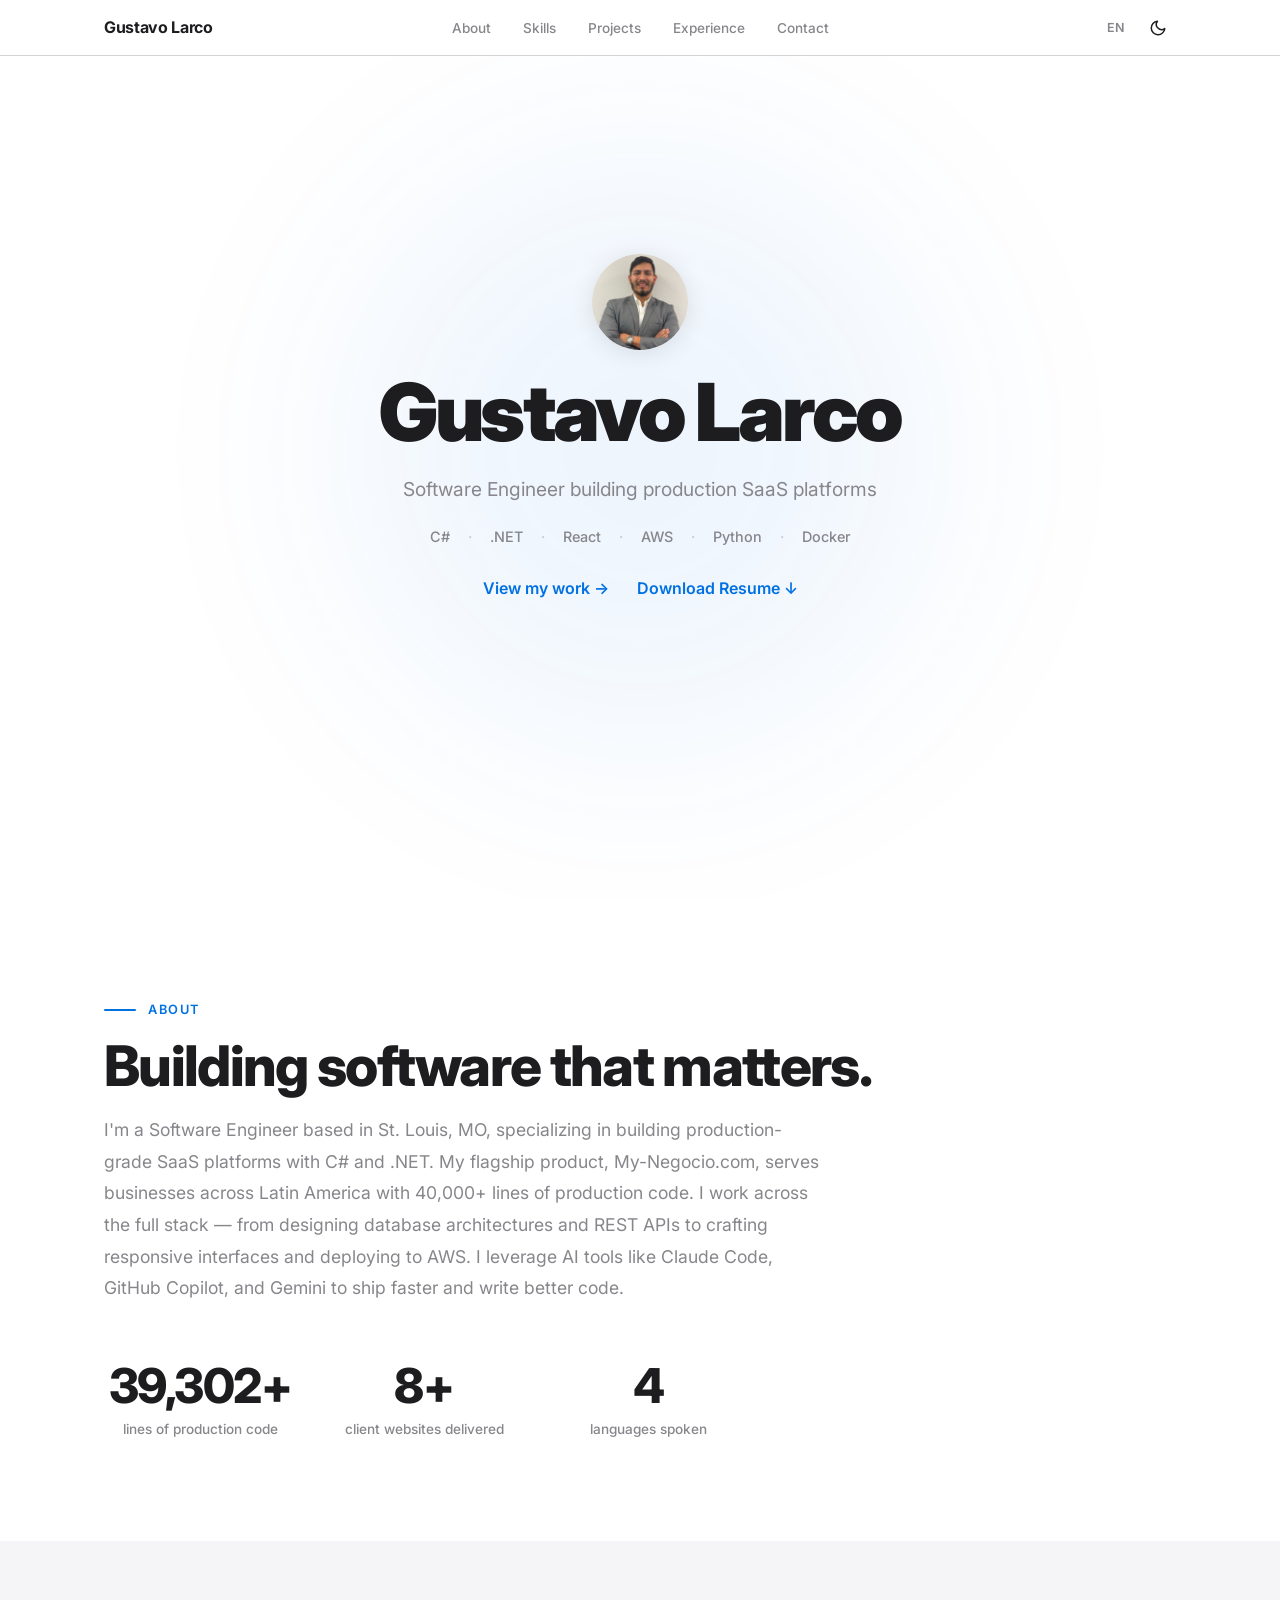
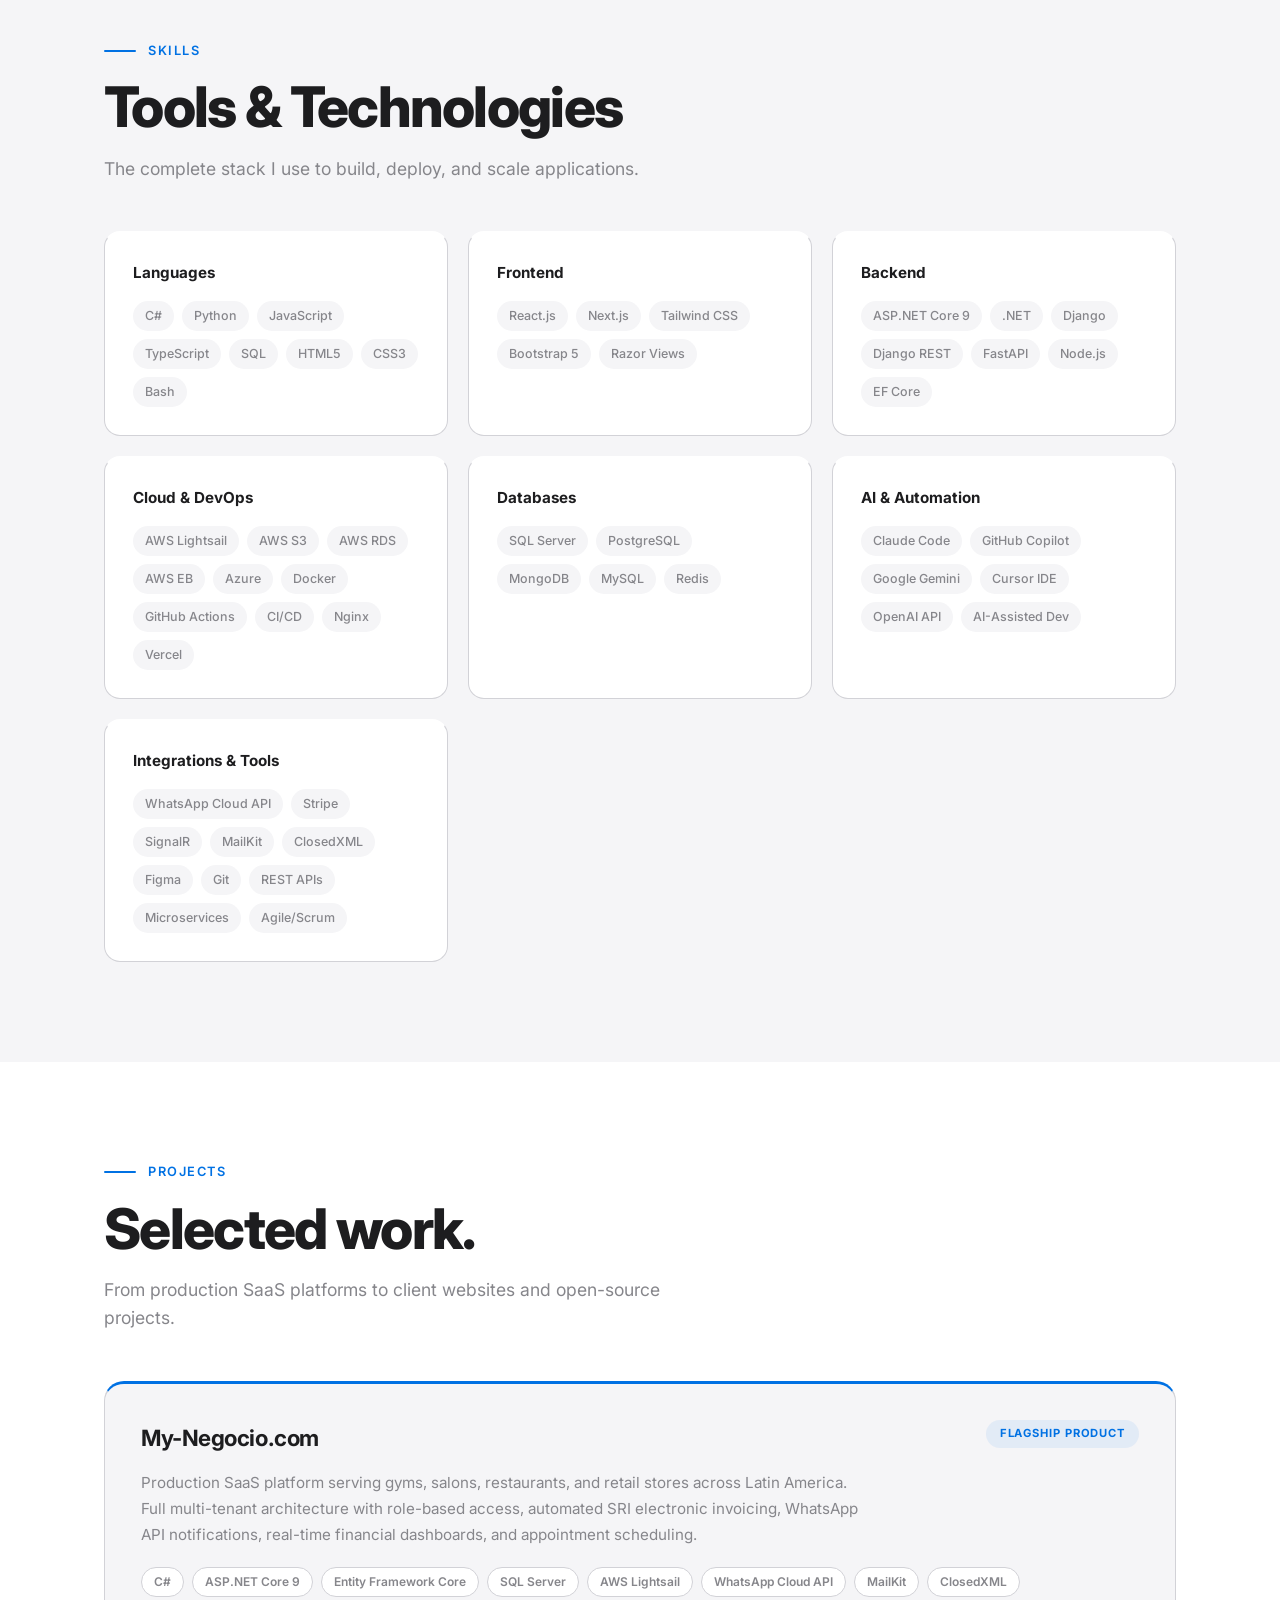
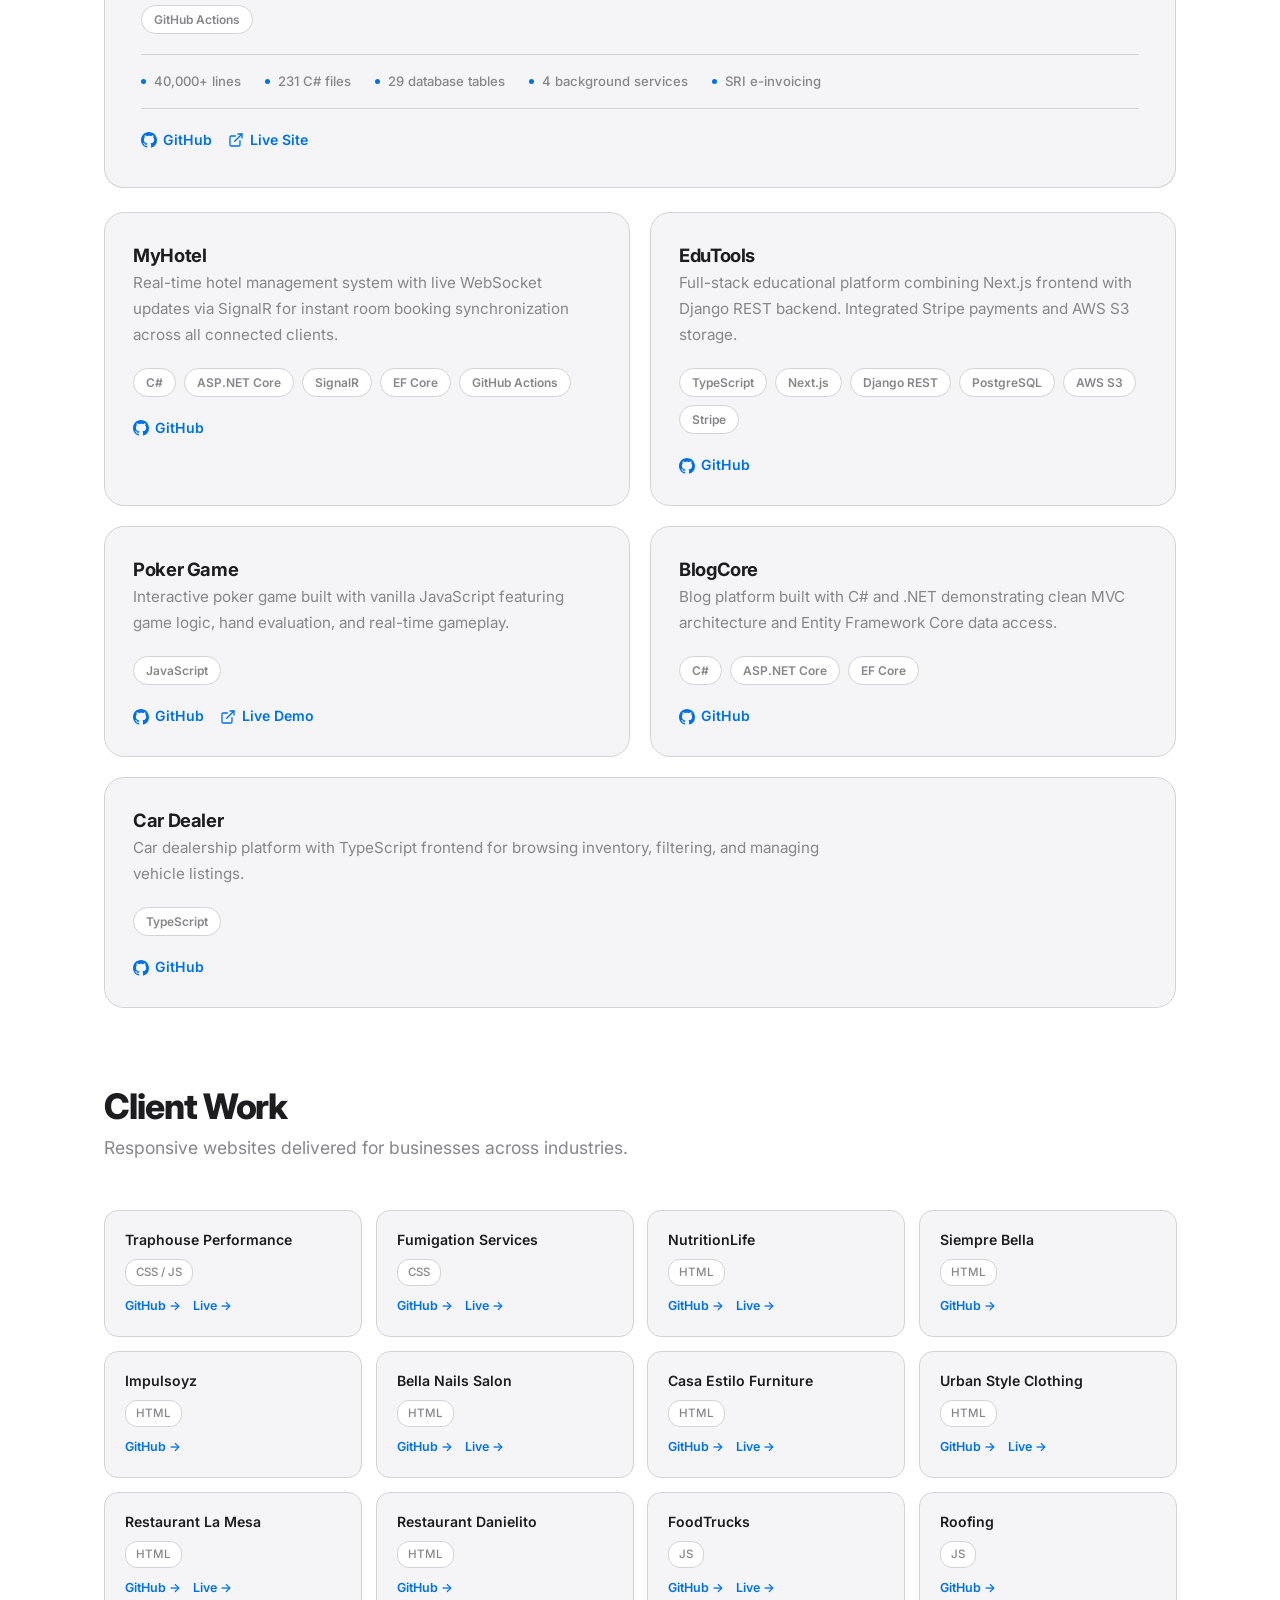
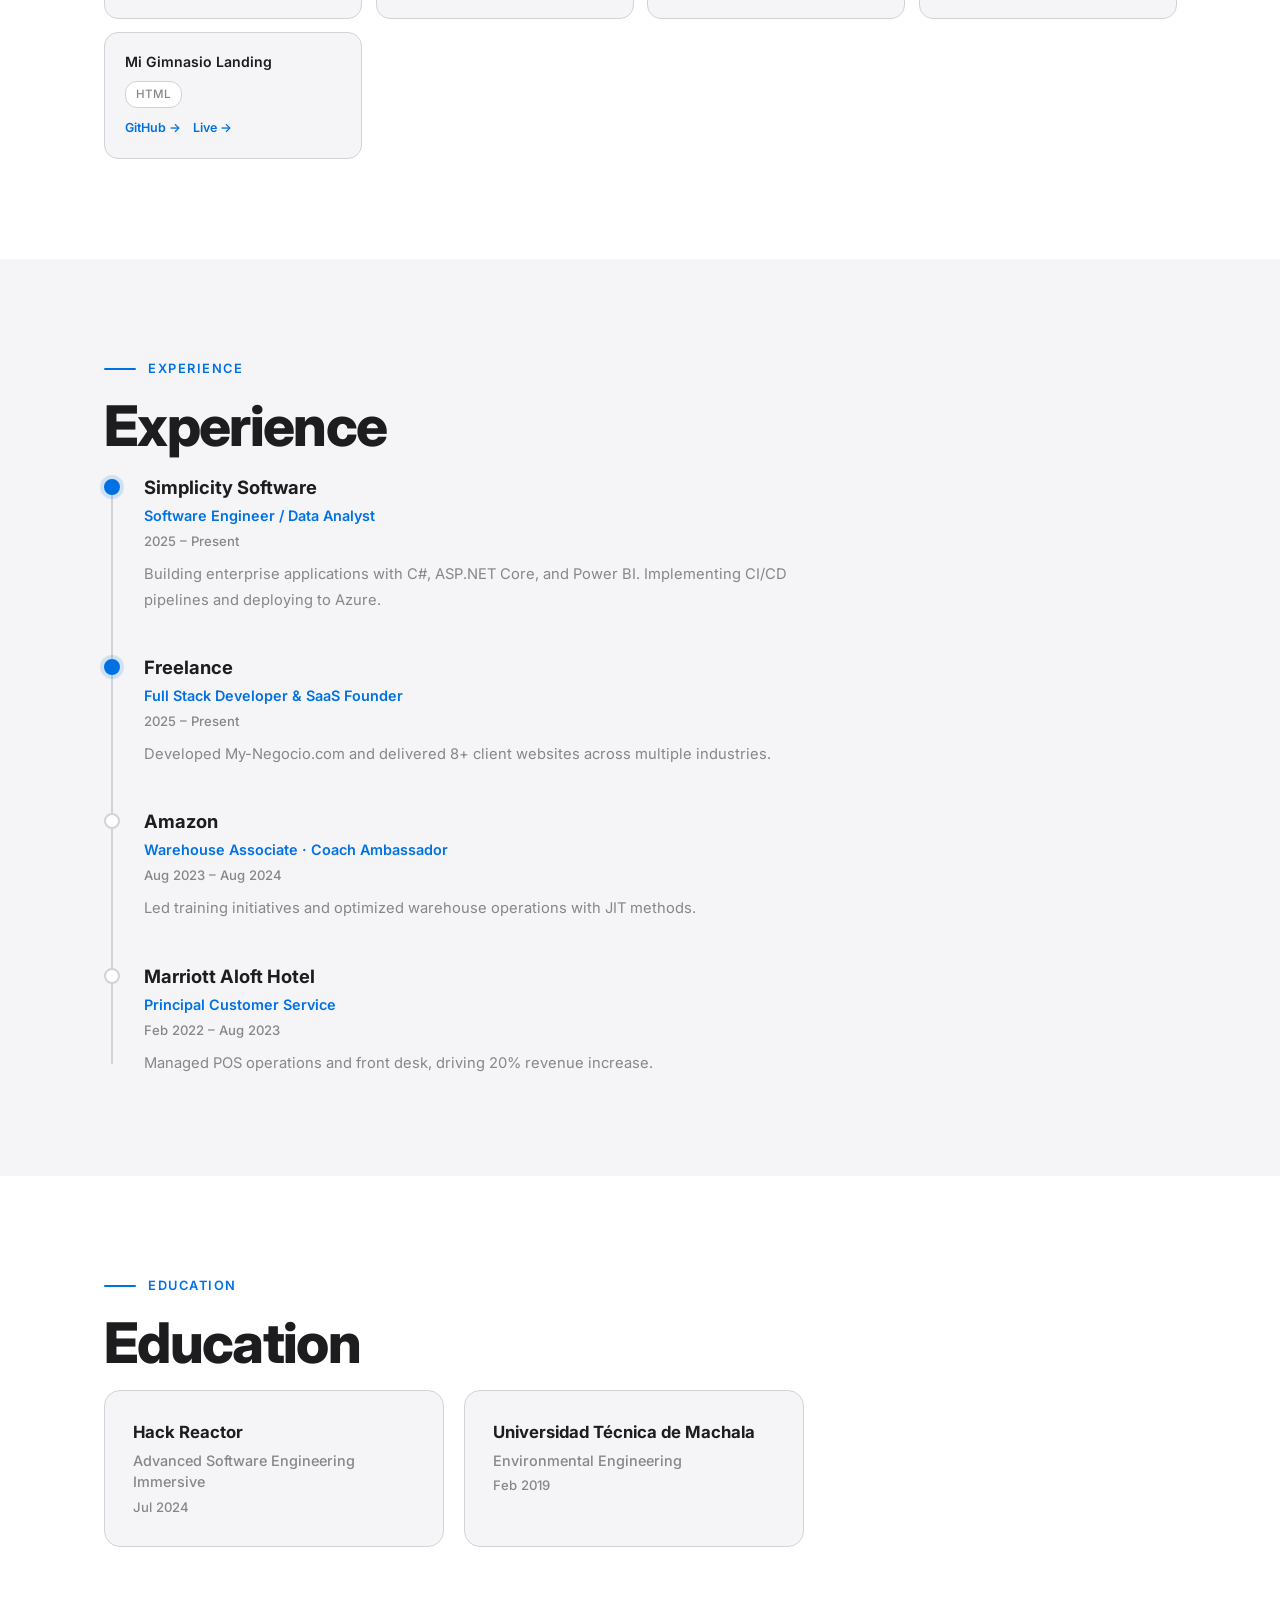
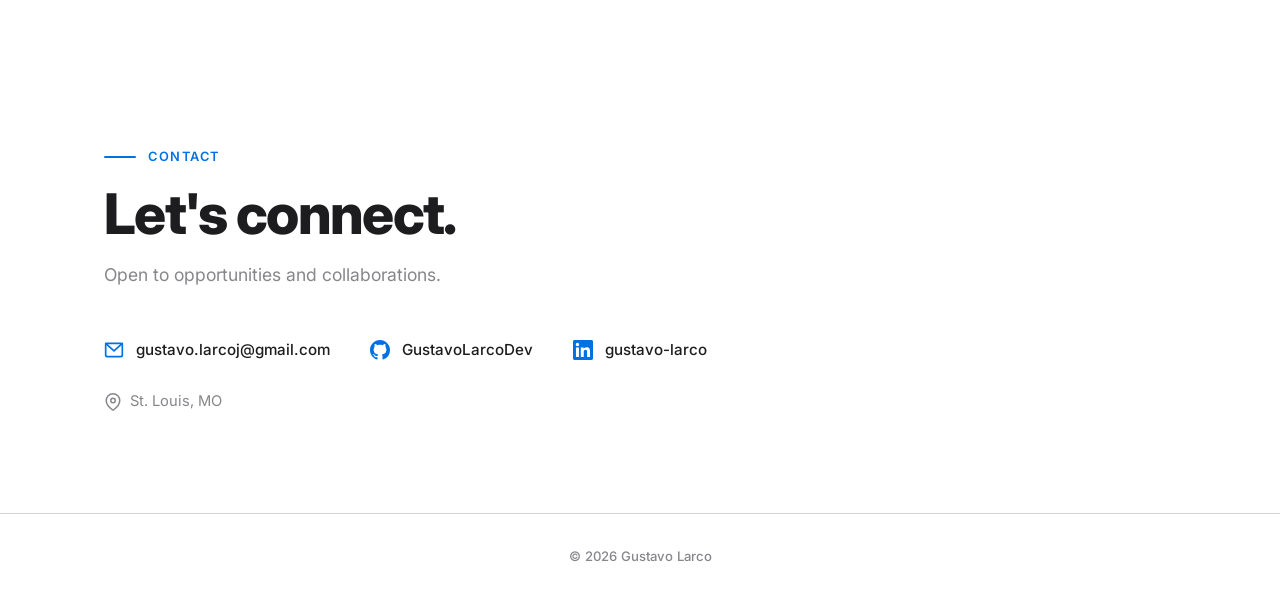
<file: index.html>
<!DOCTYPE html>
<html lang="en" data-theme="light">
<head>
<meta charset="UTF-8">
<meta name="viewport" content="width=device-width, initial-scale=1.0">
<title>Gustavo Larco — Software Engineer</title>
<meta name="description" content="Gustavo Larco — Software Engineer building production SaaS platforms with C#, .NET, React, AWS, Python, and Docker.">
<meta name="author" content="Gustavo Larco">
<link rel="icon" href="/favicon.ico">
<link rel="preconnect" href="https://fonts.googleapis.com">
<link rel="preconnect" href="https://fonts.gstatic.com" crossorigin>
<link href="https://fonts.googleapis.com/css2?family=Inter:wght@300;400;500;600;700;800;900&display=swap" rel="stylesheet">
<style>
/* ============================================
   CSS CUSTOM PROPERTIES
   ============================================ */
:root {
  --bg: #ffffff;
  --surface: #f5f5f7;
  --text: #1d1d1f;
  --secondary: #86868b;
  --accent: #0071e3;
  --border: #d2d2d7;
  --font: 'Inter', -apple-system, BlinkMacSystemFont, 'Segoe UI', Roboto, sans-serif;
  --ease-spring: cubic-bezier(0.16, 1, 0.3, 1);
  --transition-theme: 0.3s ease;
  --nav-height: 56px;
  --max-width: 1120px;
}

[data-theme="dark"] {
  --bg: #000000;
  --surface: #1d1d1f;
  --text: #f5f5f7;
  --secondary: #86868b;
  --accent: #2997ff;
  --border: #424245;
}

/* ============================================
   RESET & BASE
   ============================================ */
*, *::before, *::after {
  margin: 0;
  padding: 0;
  box-sizing: border-box;
}

html {
  scroll-behavior: smooth;
  -webkit-text-size-adjust: 100%;
}

body {
  font-family: var(--font);
  background: var(--bg);
  color: var(--text);
  line-height: 1.6;
  transition: background var(--transition-theme), color var(--transition-theme);
  overflow-x: hidden;
  opacity: 0;
  animation: pageLoad 0.4s ease forwards;
}

@keyframes pageLoad {
  to { opacity: 1; }
}

a {
  color: inherit;
  text-decoration: none;
}

img {
  max-width: 100%;
  display: block;
}

button {
  font-family: inherit;
  border: none;
  background: none;
  cursor: pointer;
  color: inherit;
}

::selection {
  background: var(--accent);
  color: #fff;
}

/* ============================================
   UTILITY
   ============================================ */
.container {
  max-width: var(--max-width);
  margin: 0 auto;
  padding: 0 24px;
}

.section-label {
  display: flex;
  align-items: center;
  gap: 12px;
  font-size: 0.8rem;
  font-weight: 600;
  letter-spacing: 0.12em;
  text-transform: uppercase;
  color: var(--accent);
  margin-bottom: 16px;
}

.section-label::before {
  content: '';
  width: 32px;
  height: 2px;
  background: var(--accent);
  border-radius: 2px;
}

.section-title {
  font-size: clamp(2rem, 5vw, 3.5rem);
  font-weight: 800;
  letter-spacing: -0.03em;
  line-height: 1.1;
  margin-bottom: 16px;
  color: var(--text);
}

.section-subtitle {
  font-size: 1.1rem;
  color: var(--secondary);
  line-height: 1.6;
  max-width: 600px;
  margin-bottom: 48px;
}

section {
  padding: 100px 0;
}

/* ============================================
   SCROLL REVEAL ANIMATIONS
   ============================================ */
.reveal {
  opacity: 0;
  transform: translateY(40px);
  transition: opacity 0.8s var(--ease-spring), transform 0.8s var(--ease-spring);
  will-change: opacity, transform;
}

.reveal.visible {
  opacity: 1;
  transform: translateY(0);
}

.reveal-left {
  opacity: 0;
  transform: translateX(-60px);
  transition: opacity 0.8s var(--ease-spring), transform 0.8s var(--ease-spring);
  will-change: opacity, transform;
}

.reveal-left.visible {
  opacity: 1;
  transform: translateX(0);
}

.reveal-scale {
  opacity: 0;
  transform: scale(0.92);
  transition: opacity 0.6s var(--ease-spring), transform 0.6s var(--ease-spring);
  will-change: opacity, transform;
}

.reveal-scale.visible {
  opacity: 1;
  transform: scale(1);
}

/* ============================================
   NAVBAR
   ============================================ */
.navbar {
  position: fixed;
  top: 0;
  left: 0;
  right: 0;
  z-index: 1000;
  height: var(--nav-height);
  background: rgba(255, 255, 255, 0.72);
  backdrop-filter: blur(20px) saturate(180%);
  -webkit-backdrop-filter: blur(20px) saturate(180%);
  border-bottom: 1px solid var(--border);
  transition: transform 0.35s var(--ease-spring), background var(--transition-theme), border-color var(--transition-theme);
}

[data-theme="dark"] .navbar {
  background: rgba(0, 0, 0, 0.72);
}

.navbar.hidden {
  transform: translateY(-100%);
}

.navbar-inner {
  max-width: var(--max-width);
  margin: 0 auto;
  padding: 0 24px;
  height: 100%;
  display: flex;
  align-items: center;
  justify-content: space-between;
}

.nav-logo {
  font-size: 1rem;
  font-weight: 700;
  letter-spacing: -0.02em;
  white-space: nowrap;
  flex-shrink: 0;
}

.nav-center {
  display: flex;
  align-items: center;
  position: absolute;
  left: 50%;
  transform: translateX(-50%);
}

.nav-links {
  display: flex;
  gap: 32px;
  list-style: none;
}

.nav-links a {
  font-size: 0.85rem;
  font-weight: 500;
  color: var(--secondary);
  transition: color 0.2s;
  position: relative;
  padding-bottom: 4px;
}

.nav-links a::after {
  content: '';
  position: absolute;
  bottom: 0;
  left: 0;
  width: 0;
  height: 2px;
  background: var(--accent);
  border-radius: 2px;
  transition: width 0.3s var(--ease-spring);
}

.nav-links a:hover,
.nav-links a.active {
  color: var(--text);
}

.nav-links a.active::after,
.nav-links a:hover::after {
  width: 100%;
}

.nav-actions {
  display: flex;
  align-items: center;
  gap: 6px;
  flex-shrink: 0;
}

.nav-toggle-btn {
  font-size: 0.78rem;
  font-weight: 600;
  padding: 5px 10px;
  border-radius: 8px;
  transition: background 0.2s, color 0.2s;
  color: var(--secondary);
  letter-spacing: 0.02em;
}

.nav-toggle-btn:hover {
  background: var(--surface);
  color: var(--text);
}

.theme-toggle {
  width: 36px;
  height: 36px;
  display: flex;
  align-items: center;
  justify-content: center;
  border-radius: 50%;
  transition: background 0.2s;
}

.theme-toggle:hover {
  background: var(--surface);
}

.theme-toggle svg {
  width: 18px;
  height: 18px;
  transition: transform 0.3s var(--ease-spring);
}

.theme-toggle:hover svg {
  transform: rotate(20deg);
}

.sun-icon { display: none; }
.moon-icon { display: block; }

[data-theme="dark"] .sun-icon { display: block; }
[data-theme="dark"] .moon-icon { display: none; }

/* Hamburger */
.hamburger {
  display: none;
  width: 36px;
  height: 36px;
  flex-direction: column;
  align-items: center;
  justify-content: center;
  gap: 5px;
  cursor: pointer;
  border-radius: 8px;
  transition: background 0.2s;
}

.hamburger:hover {
  background: var(--surface);
}

.hamburger span {
  display: block;
  width: 18px;
  height: 2px;
  background: var(--text);
  border-radius: 2px;
  transition: transform 0.3s var(--ease-spring), opacity 0.2s;
}

.hamburger.open span:nth-child(1) {
  transform: translateY(7px) rotate(45deg);
}

.hamburger.open span:nth-child(2) {
  opacity: 0;
}

.hamburger.open span:nth-child(3) {
  transform: translateY(-7px) rotate(-45deg);
}

/* Mobile menu */
.mobile-menu {
  display: none;
  position: fixed;
  top: var(--nav-height);
  left: 0;
  right: 0;
  background: rgba(255, 255, 255, 0.96);
  backdrop-filter: blur(20px) saturate(180%);
  -webkit-backdrop-filter: blur(20px) saturate(180%);
  border-bottom: 1px solid var(--border);
  padding: 16px 24px;
  transform: translateY(-10px);
  opacity: 0;
  pointer-events: none;
  transition: transform 0.35s var(--ease-spring), opacity 0.25s ease, background var(--transition-theme), border-color var(--transition-theme);
  z-index: 999;
}

[data-theme="dark"] .mobile-menu {
  background: rgba(0, 0, 0, 0.96);
}

.mobile-menu.open {
  transform: translateY(0);
  opacity: 1;
  pointer-events: auto;
}

.mobile-menu a {
  display: block;
  padding: 14px 0;
  font-size: 1.05rem;
  font-weight: 500;
  color: var(--text);
  border-bottom: 1px solid var(--border);
  transition: color 0.2s;
}

.mobile-menu a:last-child {
  border-bottom: none;
}

.mobile-menu a:hover {
  color: var(--accent);
}

@media (max-width: 768px) {
  .nav-center { display: none; }
  .hamburger { display: flex; }
  .mobile-menu { display: block; }
}

/* ============================================
   HERO
   ============================================ */
.hero {
  min-height: 100vh;
  display: flex;
  align-items: center;
  justify-content: center;
  text-align: center;
  position: relative;
  overflow: hidden;
  padding-top: var(--nav-height);
}

.hero-orb {
  position: absolute;
  width: 600px;
  height: 600px;
  border-radius: 50%;
  background: var(--accent);
  filter: blur(120px);
  opacity: 0.07;
  pointer-events: none;
  will-change: transform;
  z-index: 0;
  top: 50%;
  left: 50%;
  margin-left: -300px;
  margin-top: -300px;
}

.hero-content {
  position: relative;
  z-index: 1;
  display: flex;
  flex-direction: column;
  align-items: center;
  gap: 20px;
  padding: 0 24px;
}

.hero-avatar {
  width: 96px;
  height: 96px;
  border-radius: 50%;
  object-fit: cover;
  box-shadow: 0 4px 24px rgba(0, 0, 0, 0.1);
  opacity: 0;
  transform: scale(0.9);
  animation: heroFadeScale 0.6s 0.15s var(--ease-spring) forwards;
}

.hero-name {
  font-size: clamp(3rem, 8vw, 5rem);
  font-weight: 900;
  letter-spacing: -0.04em;
  line-height: 1.05;
  color: var(--text);
  opacity: 0;
  transform: translateY(24px);
  animation: heroFade 0.7s 0.2s var(--ease-spring) forwards;
}

.hero-subtitle {
  font-size: clamp(1rem, 2.5vw, 1.2rem);
  color: var(--secondary);
  font-weight: 400;
  max-width: 520px;
  opacity: 0;
  transform: translateY(24px);
  animation: heroFade 0.7s 0.4s var(--ease-spring) forwards;
}

.hero-tech {
  display: flex;
  flex-wrap: wrap;
  justify-content: center;
  gap: 6px 18px;
  font-size: 0.9rem;
  color: var(--secondary);
  font-weight: 500;
  opacity: 0;
  transform: translateY(24px);
  animation: heroFade 0.7s 0.6s var(--ease-spring) forwards;
}

.hero-tech span.dot {
  opacity: 0.4;
}

.hero-ctas {
  display: flex;
  gap: 28px;
  margin-top: 8px;
  opacity: 0;
  transform: translateY(24px);
  animation: heroFade 0.7s 0.8s var(--ease-spring) forwards;
}

.hero-cta {
  font-size: 1rem;
  font-weight: 600;
  color: var(--accent);
  transition: opacity 0.2s;
  white-space: nowrap;
}

.hero-cta:hover {
  opacity: 0.7;
}

@keyframes heroFade {
  to { opacity: 1; transform: translateY(0); }
}

@keyframes heroFadeScale {
  to { opacity: 1; transform: scale(1); }
}

/* ============================================
   ABOUT
   ============================================ */
.about-bio {
  font-size: 1.1rem;
  color: var(--secondary);
  line-height: 1.8;
  max-width: 720px;
  margin-bottom: 56px;
}

.stats-grid {
  display: grid;
  grid-template-columns: repeat(3, 1fr);
  gap: 32px;
  max-width: 640px;
}

.stat-card {
  text-align: center;
}

.stat-number {
  font-size: clamp(2rem, 5vw, 3rem);
  font-weight: 800;
  letter-spacing: -0.03em;
  color: var(--text);
  line-height: 1.1;
}

.stat-label {
  font-size: 0.85rem;
  color: var(--secondary);
  margin-top: 6px;
  font-weight: 500;
}

@media (max-width: 480px) {
  .stats-grid { gap: 16px; }
  .stat-number { font-size: 1.7rem; }
  .stat-label { font-size: 0.75rem; }
}

/* ============================================
   SKILLS
   ============================================ */
.skills-section {
  background: var(--surface);
  transition: background var(--transition-theme);
}

.skills-grid {
  display: grid;
  grid-template-columns: repeat(3, 1fr);
  gap: 20px;
}

.skill-card {
  background: var(--bg);
  border: 1px solid var(--border);
  border-radius: 16px;
  padding: 28px;
  transition: transform 0.4s var(--ease-spring), box-shadow 0.4s var(--ease-spring), border-color 0.3s, background var(--transition-theme);
  border-top: 2px solid transparent;
}

.skill-card:hover {
  transform: translateY(-6px);
  box-shadow: 0 16px 48px rgba(0, 0, 0, 0.08);
  border-top-color: var(--accent);
}

[data-theme="dark"] .skill-card:hover {
  box-shadow: 0 16px 48px rgba(0, 0, 0, 0.4);
}

.skill-card-title {
  font-size: 0.95rem;
  font-weight: 700;
  margin-bottom: 16px;
  color: var(--text);
}

.skill-tags {
  display: flex;
  flex-wrap: wrap;
  gap: 8px;
}

.skill-tag {
  font-size: 0.78rem;
  font-weight: 500;
  padding: 5px 12px;
  border-radius: 20px;
  background: var(--surface);
  color: var(--secondary);
  transition: background var(--transition-theme), color 0.2s, transform 0.5s var(--ease-spring), opacity 0.5s;
  opacity: 0;
  transform: scale(0.8) translateY(8px);
}

.skill-tag.visible {
  opacity: 1;
  transform: scale(1) translateY(0);
}

.skill-tag:hover {
  color: var(--accent);
}

@media (max-width: 1024px) {
  .skills-grid { grid-template-columns: repeat(2, 1fr); }
}

@media (max-width: 640px) {
  .skills-grid { grid-template-columns: 1fr; }
  .skill-card { padding: 22px; }
}

/* ============================================
   PROJECTS
   ============================================ */
.projects-grid {
  display: grid;
  gap: 24px;
}

.project-card {
  background: var(--surface);
  border: 1px solid var(--border);
  border-radius: 20px;
  padding: 36px;
  transition: transform 0.5s var(--ease-spring), box-shadow 0.5s var(--ease-spring), background var(--transition-theme), border-color var(--transition-theme);
}

.project-card:hover {
  transform: translateY(-8px);
  box-shadow: 0 24px 64px rgba(0, 0, 0, 0.08);
}

[data-theme="dark"] .project-card:hover {
  box-shadow: 0 24px 64px rgba(0, 0, 0, 0.4);
}

.project-card.flagship {
  border-top: 3px solid var(--accent);
}

.project-card-header {
  display: flex;
  justify-content: space-between;
  align-items: flex-start;
  margin-bottom: 14px;
  gap: 16px;
  flex-wrap: wrap;
}

.project-name {
  font-size: 1.4rem;
  font-weight: 700;
  letter-spacing: -0.02em;
  color: var(--text);
}

.project-flagship-badge {
  font-size: 0.7rem;
  font-weight: 700;
  letter-spacing: 0.08em;
  text-transform: uppercase;
  color: var(--accent);
  background: rgba(0, 113, 227, 0.08);
  padding: 5px 14px;
  border-radius: 20px;
  white-space: nowrap;
}

[data-theme="dark"] .project-flagship-badge {
  background: rgba(41, 151, 255, 0.12);
}

.project-desc {
  font-size: 0.95rem;
  color: var(--secondary);
  line-height: 1.7;
  margin-bottom: 20px;
  max-width: 720px;
}

.project-tech-tags {
  display: flex;
  flex-wrap: wrap;
  gap: 8px;
  margin-bottom: 20px;
}

.project-tech-tag {
  font-size: 0.75rem;
  font-weight: 600;
  padding: 4px 12px;
  border-radius: 20px;
  background: var(--bg);
  color: var(--secondary);
  border: 1px solid var(--border);
  transition: background var(--transition-theme), border-color var(--transition-theme);
}

.project-stats {
  display: flex;
  flex-wrap: wrap;
  gap: 8px 24px;
  font-size: 0.82rem;
  color: var(--secondary);
  font-weight: 500;
  margin-bottom: 20px;
  padding: 16px 0;
  border-top: 1px solid var(--border);
  border-bottom: 1px solid var(--border);
}

.project-stats span {
  display: flex;
  align-items: center;
  gap: 8px;
}

.project-stats span::before {
  content: '';
  display: inline-block;
  width: 5px;
  height: 5px;
  border-radius: 50%;
  background: var(--accent);
  flex-shrink: 0;
}

.project-links {
  display: flex;
  gap: 16px;
}

.project-link {
  font-size: 0.88rem;
  font-weight: 600;
  color: var(--accent);
  display: inline-flex;
  align-items: center;
  gap: 6px;
  transition: opacity 0.2s;
}

.project-link:hover {
  opacity: 0.7;
}

.project-link svg {
  width: 16px;
  height: 16px;
}

/* Secondary projects grid */
.projects-secondary-grid {
  display: grid;
  grid-template-columns: repeat(2, 1fr);
  gap: 20px;
  margin-top: 24px;
}

.projects-secondary-grid .project-card {
  padding: 28px;
}

.projects-secondary-grid .project-name {
  font-size: 1.15rem;
}

@media (max-width: 768px) {
  .projects-secondary-grid { grid-template-columns: 1fr; }
}

/* Client work */
.client-section {
  margin-top: 80px;
}

.client-grid {
  display: grid;
  grid-template-columns: repeat(4, 1fr);
  gap: 14px;
}

.client-card {
  background: var(--surface);
  border: 1px solid var(--border);
  border-radius: 14px;
  padding: 20px;
  transition: transform 0.4s var(--ease-spring), box-shadow 0.4s var(--ease-spring), background var(--transition-theme), border-color var(--transition-theme);
  display: flex;
  flex-direction: column;
  gap: 10px;
}

.client-card:hover {
  transform: translateY(-4px);
  box-shadow: 0 10px 32px rgba(0, 0, 0, 0.06);
}

[data-theme="dark"] .client-card:hover {
  box-shadow: 0 10px 32px rgba(0, 0, 0, 0.3);
}

.client-name {
  font-size: 0.88rem;
  font-weight: 600;
  color: var(--text);
  line-height: 1.3;
}

.client-tech {
  font-size: 0.72rem;
  font-weight: 500;
  color: var(--secondary);
  background: var(--bg);
  padding: 3px 10px;
  border-radius: 12px;
  display: inline-block;
  width: fit-content;
  border: 1px solid var(--border);
  transition: background var(--transition-theme), border-color var(--transition-theme);
}

.client-link {
  font-size: 0.78rem;
  font-weight: 600;
  color: var(--accent);
  margin-top: auto;
  display: inline-flex;
  align-items: center;
  gap: 4px;
  transition: opacity 0.2s;
}

.client-link:hover {
  opacity: 0.7;
}

.client-links{display:flex;gap:12px;margin-top:auto}

@media (max-width: 1024px) {
  .client-grid { grid-template-columns: repeat(3, 1fr); }
}

@media (max-width: 768px) {
  .client-grid { grid-template-columns: repeat(2, 1fr); }
}

@media (max-width: 480px) {
  .client-grid { grid-template-columns: 1fr; }
}

/* ============================================
   EXPERIENCE
   ============================================ */
.experience-section {
  background: var(--surface);
  transition: background var(--transition-theme);
}

.timeline {
  position: relative;
  max-width: 700px;
  padding-left: 0;
}

.timeline::before {
  content: '';
  position: absolute;
  left: 7px;
  top: 12px;
  bottom: 12px;
  width: 2px;
  background: var(--border);
  border-radius: 2px;
  transition: background var(--transition-theme);
}

.timeline-item {
  padding-left: 40px;
  position: relative;
  padding-bottom: 40px;
}

.timeline-item:last-child {
  padding-bottom: 0;
}

.timeline-dot {
  position: absolute;
  left: 0;
  top: 6px;
  width: 16px;
  height: 16px;
  border-radius: 50%;
  background: var(--bg);
  border: 2.5px solid var(--border);
  transition: background var(--transition-theme), border-color var(--transition-theme);
  z-index: 1;
}

.timeline-item.current .timeline-dot {
  border-color: var(--accent);
  background: var(--accent);
  box-shadow: 0 0 0 4px rgba(0, 113, 227, 0.15);
  animation: dotPulse 2.5s ease-in-out infinite;
}

[data-theme="dark"] .timeline-item.current .timeline-dot {
  box-shadow: 0 0 0 4px rgba(41, 151, 255, 0.2);
}

@keyframes dotPulse {
  0%, 100% { box-shadow: 0 0 0 4px rgba(0, 113, 227, 0.15); }
  50% { box-shadow: 0 0 0 10px rgba(0, 113, 227, 0.04); }
}

.timeline-company {
  font-size: 1.15rem;
  font-weight: 700;
  color: var(--text);
  margin-bottom: 2px;
}

.timeline-role {
  font-size: 0.9rem;
  color: var(--accent);
  font-weight: 600;
  margin-bottom: 4px;
}

.timeline-date {
  font-size: 0.82rem;
  color: var(--secondary);
  font-weight: 500;
  margin-bottom: 10px;
}

.timeline-desc {
  font-size: 0.92rem;
  color: var(--secondary);
  line-height: 1.7;
}

/* ============================================
   EDUCATION
   ============================================ */
.education-grid {
  display: grid;
  grid-template-columns: repeat(2, 1fr);
  gap: 20px;
  max-width: 700px;
}

.education-card {
  background: var(--surface);
  border: 1px solid var(--border);
  border-radius: 16px;
  padding: 28px;
  transition: background var(--transition-theme), border-color var(--transition-theme);
}

.education-school {
  font-size: 1.05rem;
  font-weight: 700;
  color: var(--text);
  margin-bottom: 4px;
}

.education-degree {
  font-size: 0.9rem;
  color: var(--secondary);
  font-weight: 500;
  margin-bottom: 4px;
  line-height: 1.5;
}

.education-date {
  font-size: 0.82rem;
  color: var(--secondary);
  font-weight: 500;
}

@media (max-width: 640px) {
  .education-grid { grid-template-columns: 1fr; }
}

/* ============================================
   CONTACT
   ============================================ */
.contact-links {
  display: flex;
  flex-wrap: wrap;
  gap: 20px 40px;
  margin-bottom: 28px;
}

.contact-item {
  display: flex;
  align-items: center;
  gap: 12px;
  font-size: 0.95rem;
  color: var(--text);
  font-weight: 500;
  transition: color 0.2s;
}

.contact-item:hover {
  color: var(--accent);
}

.contact-item svg {
  width: 20px;
  height: 20px;
  color: var(--accent);
  flex-shrink: 0;
}

.contact-location {
  font-size: 0.92rem;
  color: var(--secondary);
  display: flex;
  align-items: center;
  gap: 8px;
}

.contact-location svg {
  width: 18px;
  height: 18px;
  flex-shrink: 0;
}

/* ============================================
   FOOTER
   ============================================ */
.footer {
  border-top: 1px solid var(--border);
  padding: 32px 0;
  text-align: center;
  transition: border-color var(--transition-theme);
}

.footer p {
  font-size: 0.82rem;
  color: var(--secondary);
  font-weight: 500;
}

/* ============================================
   RESPONSIVE EXTRAS
   ============================================ */
@media (max-width: 640px) {
  section { padding: 72px 0; }
  .hero-ctas { flex-direction: column; gap: 14px; }
  .project-card { padding: 24px; }
  .projects-secondary-grid .project-card { padding: 20px; }
  .contact-links { flex-direction: column; gap: 16px; }
}
</style>
</head>
<body>

<!-- ========== NAVBAR ========== -->
<nav class="navbar" role="navigation" aria-label="Main navigation">
  <div class="navbar-inner">
    <a href="#hero" class="nav-logo" aria-label="Go to top">Gustavo Larco</a>

    <div class="nav-center">
      <ul class="nav-links" role="list">
        <li><a href="#about" data-i18n="nav_about">About</a></li>
        <li><a href="#skills" data-i18n="nav_skills">Skills</a></li>
        <li><a href="#projects" data-i18n="nav_projects">Projects</a></li>
        <li><a href="#experience" data-i18n="nav_experience">Experience</a></li>
        <li><a href="#contact" data-i18n="nav_contact">Contact</a></li>
      </ul>
    </div>

    <div class="nav-actions">
      <button class="nav-toggle-btn" id="langToggle" aria-label="Toggle language">EN</button>
      <button class="theme-toggle" id="themeToggle" aria-label="Toggle dark mode">
        <svg class="moon-icon" viewBox="0 0 24 24" fill="none" stroke="currentColor" stroke-width="2" stroke-linecap="round" stroke-linejoin="round"><path d="M21 12.79A9 9 0 1 1 11.21 3 7 7 0 0 0 21 12.79z"/></svg>
        <svg class="sun-icon" viewBox="0 0 24 24" fill="none" stroke="currentColor" stroke-width="2" stroke-linecap="round" stroke-linejoin="round"><circle cx="12" cy="12" r="5"/><line x1="12" y1="1" x2="12" y2="3"/><line x1="12" y1="21" x2="12" y2="23"/><line x1="4.22" y1="4.22" x2="5.64" y2="5.64"/><line x1="18.36" y1="18.36" x2="19.78" y2="19.78"/><line x1="1" y1="12" x2="3" y2="12"/><line x1="21" y1="12" x2="23" y2="12"/><line x1="4.22" y1="19.78" x2="5.64" y2="18.36"/><line x1="18.36" y1="5.64" x2="19.78" y2="4.22"/></svg>
      </button>
      <button class="hamburger" id="hamburger" aria-label="Toggle menu" aria-expanded="false">
        <span></span><span></span><span></span>
      </button>
    </div>
  </div>
</nav>

<!-- Mobile Menu -->
<div class="mobile-menu" id="mobileMenu" role="navigation" aria-label="Mobile navigation">
  <a href="#about" data-i18n="nav_about">About</a>
  <a href="#skills" data-i18n="nav_skills">Skills</a>
  <a href="#projects" data-i18n="nav_projects">Projects</a>
  <a href="#experience" data-i18n="nav_experience">Experience</a>
  <a href="#contact" data-i18n="nav_contact">Contact</a>
</div>

<!-- ========== HERO ========== -->
<section class="hero" id="hero">
  <div class="hero-orb" id="heroOrb"></div>
  <div class="hero-content">
    <img src="/avatar-1.png" alt="Photo of Gustavo Larco" class="hero-avatar" width="96" height="96">
    <h1 class="hero-name">Gustavo Larco</h1>
    <p class="hero-subtitle" data-i18n="hero_subtitle">Software Engineer building production SaaS platforms</p>
    <div class="hero-tech">
      <span>C#</span><span class="dot">&middot;</span>
      <span>.NET</span><span class="dot">&middot;</span>
      <span>React</span><span class="dot">&middot;</span>
      <span>AWS</span><span class="dot">&middot;</span>
      <span>Python</span><span class="dot">&middot;</span>
      <span>Docker</span>
    </div>
    <div class="hero-ctas">
      <a href="#projects" class="hero-cta" data-i18n="hero_cta_work">View my work &rarr;</a>
      <a href="/Gustavo-Larco-Resume.pdf" download class="hero-cta" data-i18n="hero_cta_resume">Download Resume &darr;</a>
    </div>
  </div>
</section>

<!-- ========== ABOUT ========== -->
<section id="about">
  <div class="container">
    <div class="section-label reveal" data-i18n="label_about">ABOUT</div>
    <h2 class="section-title reveal-left" data-i18n="about_title">Building software that matters.</h2>
    <p class="about-bio reveal" data-i18n="about_bio">I'm a Software Engineer based in St. Louis, MO, specializing in building production-grade SaaS platforms with C# and .NET. My flagship product, My-Negocio.com, serves businesses across Latin America with 40,000+ lines of production code. I work across the full stack &mdash; from designing database architectures and REST APIs to crafting responsive interfaces and deploying to AWS. I leverage AI tools like Claude Code, GitHub Copilot, and Gemini to ship faster and write better code.</p>
    <div class="stats-grid">
      <div class="stat-card reveal">
        <div class="stat-number" data-count="40000" data-suffix="+">0</div>
        <div class="stat-label" data-i18n="stat_lines">lines of production code</div>
      </div>
      <div class="stat-card reveal">
        <div class="stat-number" data-count="8" data-suffix="+">0</div>
        <div class="stat-label" data-i18n="stat_websites">client websites delivered</div>
      </div>
      <div class="stat-card reveal">
        <div class="stat-number" data-count="4" data-suffix="">0</div>
        <div class="stat-label" data-i18n="stat_languages">languages spoken</div>
      </div>
    </div>
  </div>
</section>

<!-- ========== SKILLS ========== -->
<section id="skills" class="skills-section">
  <div class="container">
    <div class="section-label reveal" data-i18n="label_skills">SKILLS</div>
    <h2 class="section-title reveal-left" data-i18n="skills_title">Tools & Technologies</h2>
    <p class="section-subtitle reveal" data-i18n="skills_subtitle">The complete stack I use to build, deploy, and scale applications.</p>
    <div class="skills-grid">

      <div class="skill-card reveal">
        <div class="skill-card-title" data-i18n="skill_cat_languages">Languages</div>
        <div class="skill-tags">
          <span class="skill-tag">C#</span>
          <span class="skill-tag">Python</span>
          <span class="skill-tag">JavaScript</span>
          <span class="skill-tag">TypeScript</span>
          <span class="skill-tag">SQL</span>
          <span class="skill-tag">HTML5</span>
          <span class="skill-tag">CSS3</span>
          <span class="skill-tag">Bash</span>
        </div>
      </div>

      <div class="skill-card reveal">
        <div class="skill-card-title">Frontend</div>
        <div class="skill-tags">
          <span class="skill-tag">React.js</span>
          <span class="skill-tag">Next.js</span>
          <span class="skill-tag">Tailwind CSS</span>
          <span class="skill-tag">Bootstrap 5</span>
          <span class="skill-tag">Razor Views</span>
        </div>
      </div>

      <div class="skill-card reveal">
        <div class="skill-card-title">Backend</div>
        <div class="skill-tags">
          <span class="skill-tag">ASP.NET Core 9</span>
          <span class="skill-tag">.NET</span>
          <span class="skill-tag">Django</span>
          <span class="skill-tag">Django REST</span>
          <span class="skill-tag">FastAPI</span>
          <span class="skill-tag">Node.js</span>
          <span class="skill-tag">EF Core</span>
        </div>
      </div>

      <div class="skill-card reveal">
        <div class="skill-card-title" data-i18n="skill_cat_cloud">Cloud & DevOps</div>
        <div class="skill-tags">
          <span class="skill-tag">AWS Lightsail</span>
          <span class="skill-tag">AWS S3</span>
          <span class="skill-tag">AWS RDS</span>
          <span class="skill-tag">AWS EB</span>
          <span class="skill-tag">Azure</span>
          <span class="skill-tag">Docker</span>
          <span class="skill-tag">GitHub Actions</span>
          <span class="skill-tag">CI/CD</span>
          <span class="skill-tag">Nginx</span>
          <span class="skill-tag">Vercel</span>
        </div>
      </div>

      <div class="skill-card reveal">
        <div class="skill-card-title" data-i18n="skill_cat_databases">Databases</div>
        <div class="skill-tags">
          <span class="skill-tag">SQL Server</span>
          <span class="skill-tag">PostgreSQL</span>
          <span class="skill-tag">MongoDB</span>
          <span class="skill-tag">MySQL</span>
          <span class="skill-tag">Redis</span>
        </div>
      </div>

      <div class="skill-card reveal">
        <div class="skill-card-title" data-i18n="skill_cat_ai">AI & Automation</div>
        <div class="skill-tags">
          <span class="skill-tag">Claude Code</span>
          <span class="skill-tag">GitHub Copilot</span>
          <span class="skill-tag">Google Gemini</span>
          <span class="skill-tag">Cursor IDE</span>
          <span class="skill-tag">OpenAI API</span>
          <span class="skill-tag">AI-Assisted Dev</span>
        </div>
      </div>

      <div class="skill-card reveal">
        <div class="skill-card-title" data-i18n="skill_cat_integrations">Integrations & Tools</div>
        <div class="skill-tags">
          <span class="skill-tag">WhatsApp Cloud API</span>
          <span class="skill-tag">Stripe</span>
          <span class="skill-tag">SignalR</span>
          <span class="skill-tag">MailKit</span>
          <span class="skill-tag">ClosedXML</span>
          <span class="skill-tag">Figma</span>
          <span class="skill-tag">Git</span>
          <span class="skill-tag">REST APIs</span>
          <span class="skill-tag">Microservices</span>
          <span class="skill-tag">Agile/Scrum</span>
        </div>
      </div>

    </div>
  </div>
</section>

<!-- ========== PROJECTS ========== -->
<section id="projects">
  <div class="container">
    <div class="section-label reveal" data-i18n="label_projects">PROJECTS</div>
    <h2 class="section-title reveal-left" data-i18n="projects_title">Selected work.</h2>
    <p class="section-subtitle reveal" data-i18n="projects_subtitle">From production SaaS platforms to client websites and open-source projects.</p>

    <!-- Flagship project -->
    <div class="projects-grid">
      <div class="project-card flagship reveal">
        <div class="project-card-header">
          <h3 class="project-name">My-Negocio.com</h3>
          <span class="project-flagship-badge" data-i18n="badge_flagship">Flagship Product</span>
        </div>
        <p class="project-desc" data-i18n="project_mynegocio_desc">Production SaaS platform serving gyms, salons, restaurants, and retail stores across Latin America. Full multi-tenant architecture with role-based access, automated SRI electronic invoicing, WhatsApp API notifications, real-time financial dashboards, and appointment scheduling.</p>
        <div class="project-tech-tags">
          <span class="project-tech-tag">C#</span>
          <span class="project-tech-tag">ASP.NET Core 9</span>
          <span class="project-tech-tag">Entity Framework Core</span>
          <span class="project-tech-tag">SQL Server</span>
          <span class="project-tech-tag">AWS Lightsail</span>
          <span class="project-tech-tag">WhatsApp Cloud API</span>
          <span class="project-tech-tag">MailKit</span>
          <span class="project-tech-tag">ClosedXML</span>
          <span class="project-tech-tag">GitHub Actions</span>
        </div>
        <div class="project-stats">
          <span data-i18n="project_stat_lines">40,000+ lines</span>
          <span data-i18n="project_stat_files">231 C# files</span>
          <span data-i18n="project_stat_tables">29 database tables</span>
          <span data-i18n="project_stat_services">4 background services</span>
          <span data-i18n="project_stat_sri">SRI e-invoicing</span>
        </div>
        <div class="project-links">
          <a href="https://github.com/GustavoLarcoDev/gimnasio" target="_blank" rel="noopener noreferrer" class="project-link" aria-label="View My-Negocio.com on GitHub">
            <svg viewBox="0 0 24 24" fill="currentColor"><path d="M12 0C5.37 0 0 5.37 0 12c0 5.31 3.435 9.795 8.205 11.385.6.105.825-.255.825-.57 0-.285-.015-1.23-.015-2.235-3.015.555-3.795-.735-4.035-1.41-.135-.345-.72-1.41-1.23-1.695-.42-.225-1.02-.78-.015-.795.945-.015 1.62.87 1.845 1.23 1.08 1.815 2.805 1.305 3.495.99.105-.78.42-1.305.765-1.605-2.67-.3-5.46-1.335-5.46-5.925 0-1.305.465-2.385 1.23-3.225-.12-.3-.54-1.53.12-3.18 0 0 1.005-.315 3.3 1.23.96-.27 1.98-.405 3-.405s2.04.135 3 .405c2.295-1.56 3.3-1.23 3.3-1.23.66 1.65.24 2.88.12 3.18.765.84 1.23 1.905 1.23 3.225 0 4.605-2.805 5.625-5.475 5.925.435.375.81 1.095.81 2.22 0 1.605-.015 2.895-.015 3.3 0 .315.225.69.825.57A12.02 12.02 0 0 0 24 12c0-6.63-5.37-12-12-12z"/></svg>
            GitHub
          </a>
          <a href="https://my-negocio.com" target="_blank" rel="noopener noreferrer" class="project-link" aria-label="Visit My-Negocio.com">
            <svg viewBox="0 0 24 24" fill="none" stroke="currentColor" stroke-width="2" stroke-linecap="round" stroke-linejoin="round"><path d="M18 13v6a2 2 0 0 1-2 2H5a2 2 0 0 1-2-2V8a2 2 0 0 1 2-2h6"/><polyline points="15 3 21 3 21 9"/><line x1="10" y1="14" x2="21" y2="3"/></svg>
            Live Site
          </a>
        </div>
      </div>
    </div>

    <!-- Secondary projects (2-col grid) -->
    <div class="projects-secondary-grid">

      <div class="project-card reveal">
        <h3 class="project-name">MyHotel</h3>
        <p class="project-desc" data-i18n="project_myhotel_desc">Real-time hotel management system with live WebSocket updates via SignalR for instant room booking synchronization across all connected clients.</p>
        <div class="project-tech-tags">
          <span class="project-tech-tag">C#</span>
          <span class="project-tech-tag">ASP.NET Core</span>
          <span class="project-tech-tag">SignalR</span>
          <span class="project-tech-tag">EF Core</span>
          <span class="project-tech-tag">GitHub Actions</span>
        </div>
        <div class="project-links">
          <a href="https://github.com/GustavoLarcoDev/myhotel" target="_blank" rel="noopener noreferrer" class="project-link" aria-label="View MyHotel on GitHub">
            <svg viewBox="0 0 24 24" fill="currentColor"><path d="M12 0C5.37 0 0 5.37 0 12c0 5.31 3.435 9.795 8.205 11.385.6.105.825-.255.825-.57 0-.285-.015-1.23-.015-2.235-3.015.555-3.795-.735-4.035-1.41-.135-.345-.72-1.41-1.23-1.695-.42-.225-1.02-.78-.015-.795.945-.015 1.62.87 1.845 1.23 1.08 1.815 2.805 1.305 3.495.99.105-.78.42-1.305.765-1.605-2.67-.3-5.46-1.335-5.46-5.925 0-1.305.465-2.385 1.23-3.225-.12-.3-.54-1.53.12-3.18 0 0 1.005-.315 3.3 1.23.96-.27 1.98-.405 3-.405s2.04.135 3 .405c2.295-1.56 3.3-1.23 3.3-1.23.66 1.65.24 2.88.12 3.18.765.84 1.23 1.905 1.23 3.225 0 4.605-2.805 5.625-5.475 5.925.435.375.81 1.095.81 2.22 0 1.605-.015 2.895-.015 3.3 0 .315.225.69.825.57A12.02 12.02 0 0 0 24 12c0-6.63-5.37-12-12-12z"/></svg>
            GitHub
          </a>
        </div>
      </div>

      <div class="project-card reveal">
        <h3 class="project-name">EduTools</h3>
        <p class="project-desc" data-i18n="project_edutools_desc">Full-stack educational platform combining Next.js frontend with Django REST backend. Integrated Stripe payments and AWS S3 storage.</p>
        <div class="project-tech-tags">
          <span class="project-tech-tag">TypeScript</span>
          <span class="project-tech-tag">Next.js</span>
          <span class="project-tech-tag">Django REST</span>
          <span class="project-tech-tag">PostgreSQL</span>
          <span class="project-tech-tag">AWS S3</span>
          <span class="project-tech-tag">Stripe</span>
        </div>
        <div class="project-links">
          <a href="https://github.com/GustavoLarcoDev/EduTools" target="_blank" rel="noopener noreferrer" class="project-link" aria-label="View EduTools on GitHub">
            <svg viewBox="0 0 24 24" fill="currentColor"><path d="M12 0C5.37 0 0 5.37 0 12c0 5.31 3.435 9.795 8.205 11.385.6.105.825-.255.825-.57 0-.285-.015-1.23-.015-2.235-3.015.555-3.795-.735-4.035-1.41-.135-.345-.72-1.41-1.23-1.695-.42-.225-1.02-.78-.015-.795.945-.015 1.62.87 1.845 1.23 1.08 1.815 2.805 1.305 3.495.99.105-.78.42-1.305.765-1.605-2.67-.3-5.46-1.335-5.46-5.925 0-1.305.465-2.385 1.23-3.225-.12-.3-.54-1.53.12-3.18 0 0 1.005-.315 3.3 1.23.96-.27 1.98-.405 3-.405s2.04.135 3 .405c2.295-1.56 3.3-1.23 3.3-1.23.66 1.65.24 2.88.12 3.18.765.84 1.23 1.905 1.23 3.225 0 4.605-2.805 5.625-5.475 5.925.435.375.81 1.095.81 2.22 0 1.605-.015 2.895-.015 3.3 0 .315.225.69.825.57A12.02 12.02 0 0 0 24 12c0-6.63-5.37-12-12-12z"/></svg>
            GitHub
          </a>
        </div>
      </div>

      <div class="project-card reveal">
        <h3 class="project-name">Poker Game</h3>
        <p class="project-desc" data-i18n="project_poker_desc">Interactive poker game built with vanilla JavaScript featuring game logic, hand evaluation, and real-time gameplay.</p>
        <div class="project-tech-tags">
          <span class="project-tech-tag">JavaScript</span>
        </div>
        <div class="project-links">
          <a href="https://github.com/GustavoLarcoDev/poker" target="_blank" rel="noopener noreferrer" class="project-link" aria-label="View Poker Game on GitHub">
            <svg viewBox="0 0 24 24" fill="currentColor"><path d="M12 0C5.37 0 0 5.37 0 12c0 5.31 3.435 9.795 8.205 11.385.6.105.825-.255.825-.57 0-.285-.015-1.23-.015-2.235-3.015.555-3.795-.735-4.035-1.41-.135-.345-.72-1.41-1.23-1.695-.42-.225-1.02-.78-.015-.795.945-.015 1.62.87 1.845 1.23 1.08 1.815 2.805 1.305 3.495.99.105-.78.42-1.305.765-1.605-2.67-.3-5.46-1.335-5.46-5.925 0-1.305.465-2.385 1.23-3.225-.12-.3-.54-1.53.12-3.18 0 0 1.005-.315 3.3 1.23.96-.27 1.98-.405 3-.405s2.04.135 3 .405c2.295-1.56 3.3-1.23 3.3-1.23.66 1.65.24 2.88.12 3.18.765.84 1.23 1.905 1.23 3.225 0 4.605-2.805 5.625-5.475 5.925.435.375.81 1.095.81 2.22 0 1.605-.015 2.895-.015 3.3 0 .315.225.69.825.57A12.02 12.02 0 0 0 24 12c0-6.63-5.37-12-12-12z"/></svg>
            GitHub
          </a>
          <a href="https://gustavolarcodev.github.io/poker" target="_blank" rel="noopener noreferrer" class="project-link" aria-label="Play Poker Game">
            <svg viewBox="0 0 24 24" fill="none" stroke="currentColor" stroke-width="2" stroke-linecap="round" stroke-linejoin="round"><path d="M18 13v6a2 2 0 0 1-2 2H5a2 2 0 0 1-2-2V8a2 2 0 0 1 2-2h6"/><polyline points="15 3 21 3 21 9"/><line x1="10" y1="14" x2="21" y2="3"/></svg>
            Live Demo
          </a>
        </div>
      </div>

      <div class="project-card reveal">
        <h3 class="project-name">BlogCore</h3>
        <p class="project-desc" data-i18n="project_blogcore_desc">Blog platform built with C# and .NET demonstrating clean MVC architecture and Entity Framework Core data access.</p>
        <div class="project-tech-tags">
          <span class="project-tech-tag">C#</span>
          <span class="project-tech-tag">ASP.NET Core</span>
          <span class="project-tech-tag">EF Core</span>
        </div>
        <div class="project-links">
          <a href="https://github.com/GustavoLarcoDev/blogcore" target="_blank" rel="noopener noreferrer" class="project-link" aria-label="View BlogCore on GitHub">
            <svg viewBox="0 0 24 24" fill="currentColor"><path d="M12 0C5.37 0 0 5.37 0 12c0 5.31 3.435 9.795 8.205 11.385.6.105.825-.255.825-.57 0-.285-.015-1.23-.015-2.235-3.015.555-3.795-.735-4.035-1.41-.135-.345-.72-1.41-1.23-1.695-.42-.225-1.02-.78-.015-.795.945-.015 1.62.87 1.845 1.23 1.08 1.815 2.805 1.305 3.495.99.105-.78.42-1.305.765-1.605-2.67-.3-5.46-1.335-5.46-5.925 0-1.305.465-2.385 1.23-3.225-.12-.3-.54-1.53.12-3.18 0 0 1.005-.315 3.3 1.23.96-.27 1.98-.405 3-.405s2.04.135 3 .405c2.295-1.56 3.3-1.23 3.3-1.23.66 1.65.24 2.88.12 3.18.765.84 1.23 1.905 1.23 3.225 0 4.605-2.805 5.625-5.475 5.925.435.375.81 1.095.81 2.22 0 1.605-.015 2.895-.015 3.3 0 .315.225.69.825.57A12.02 12.02 0 0 0 24 12c0-6.63-5.37-12-12-12z"/></svg>
            GitHub
          </a>
        </div>
      </div>

      <div class="project-card reveal" style="grid-column: 1 / -1;">
        <h3 class="project-name">Car Dealer</h3>
        <p class="project-desc" data-i18n="project_cardealer_desc">Car dealership platform with TypeScript frontend for browsing inventory, filtering, and managing vehicle listings.</p>
        <div class="project-tech-tags">
          <span class="project-tech-tag">TypeScript</span>
        </div>
        <div class="project-links">
          <a href="https://github.com/GustavoLarcoDev/car-dealer" target="_blank" rel="noopener noreferrer" class="project-link" aria-label="View Car Dealer on GitHub">
            <svg viewBox="0 0 24 24" fill="currentColor"><path d="M12 0C5.37 0 0 5.37 0 12c0 5.31 3.435 9.795 8.205 11.385.6.105.825-.255.825-.57 0-.285-.015-1.23-.015-2.235-3.015.555-3.795-.735-4.035-1.41-.135-.345-.72-1.41-1.23-1.695-.42-.225-1.02-.78-.015-.795.945-.015 1.62.87 1.845 1.23 1.08 1.815 2.805 1.305 3.495.99.105-.78.42-1.305.765-1.605-2.67-.3-5.46-1.335-5.46-5.925 0-1.305.465-2.385 1.23-3.225-.12-.3-.54-1.53.12-3.18 0 0 1.005-.315 3.3 1.23.96-.27 1.98-.405 3-.405s2.04.135 3 .405c2.295-1.56 3.3-1.23 3.3-1.23.66 1.65.24 2.88.12 3.18.765.84 1.23 1.905 1.23 3.225 0 4.605-2.805 5.625-5.475 5.925.435.375.81 1.095.81 2.22 0 1.605-.015 2.895-.015 3.3 0 .315.225.69.825.57A12.02 12.02 0 0 0 24 12c0-6.63-5.37-12-12-12z"/></svg>
            GitHub
          </a>
        </div>
      </div>

    </div>

    <!-- Client Work -->
    <div class="client-section">
      <h3 class="section-title reveal-left" style="font-size:clamp(1.5rem,3vw,2.2rem);margin-bottom:8px;" data-i18n="client_title">Client Work</h3>
      <p class="section-subtitle reveal" data-i18n="client_subtitle">Responsive websites delivered for businesses across industries.</p>
      <div class="client-grid">

        <div class="client-card reveal">
          <span class="client-name">Traphouse Performance</span>
          <span class="client-tech">CSS / JS</span>
          <div class="client-links">
            <a href="https://github.com/GustavoLarcoDev/Traphouseperformance" target="_blank" rel="noopener noreferrer" class="client-link" aria-label="View Traphouse Performance on GitHub">GitHub &rarr;</a>
            <a href="https://gustavolarcodev.github.io/Traphouseperformance" target="_blank" rel="noopener noreferrer" class="client-link" aria-label="Visit live site">Live &rarr;</a>
          </div>
        </div>

        <div class="client-card reveal">
          <span class="client-name" data-i18n="client_fumigation">Fumigation Services</span>
          <span class="client-tech">CSS</span>
          <div class="client-links">
            <a href="https://github.com/GustavoLarcoDev/Fumigation" target="_blank" rel="noopener noreferrer" class="client-link" aria-label="View Fumigation Services on GitHub">GitHub &rarr;</a>
            <a href="https://gustavolarcodev.github.io/Fumigation" target="_blank" rel="noopener noreferrer" class="client-link" aria-label="Visit live site">Live &rarr;</a>
          </div>
        </div>

        <div class="client-card reveal">
          <span class="client-name">NutritionLife</span>
          <span class="client-tech">HTML</span>
          <div class="client-links">
            <a href="https://github.com/GustavoLarcoDev/NutritionLife" target="_blank" rel="noopener noreferrer" class="client-link" aria-label="View NutritionLife on GitHub">GitHub &rarr;</a>
            <a href="https://gustavolarcodev.github.io/NutritionLife" target="_blank" rel="noopener noreferrer" class="client-link" aria-label="Visit live site">Live &rarr;</a>
          </div>
        </div>

        <div class="client-card reveal">
          <span class="client-name">Siempre Bella</span>
          <span class="client-tech">HTML</span>
          <a href="https://github.com/GustavoLarcoDev/Siempre-bella" target="_blank" rel="noopener noreferrer" class="client-link" aria-label="View Siempre Bella on GitHub">GitHub &rarr;</a>
        </div>

        <div class="client-card reveal">
          <span class="client-name">Impulsoyz</span>
          <span class="client-tech">HTML</span>
          <a href="https://github.com/GustavoLarcoDev/Impulsoyz" target="_blank" rel="noopener noreferrer" class="client-link" aria-label="View Impulsoyz on GitHub">GitHub &rarr;</a>
        </div>

        <div class="client-card reveal">
          <span class="client-name">Bella Nails Salon</span>
          <span class="client-tech">HTML</span>
          <div class="client-links">
            <a href="https://github.com/GustavoLarcoDev/bella-nails-salon" target="_blank" rel="noopener noreferrer" class="client-link" aria-label="View Bella Nails Salon on GitHub">GitHub &rarr;</a>
            <a href="https://gustavolarcodev.github.io/bella-nails-salon" target="_blank" rel="noopener noreferrer" class="client-link" aria-label="Visit live site">Live &rarr;</a>
          </div>
        </div>

        <div class="client-card reveal">
          <span class="client-name" data-i18n="client_casa_estilo">Casa Estilo Furniture</span>
          <span class="client-tech">HTML</span>
          <div class="client-links">
            <a href="https://github.com/GustavoLarcoDev/casa-estilo-furniture" target="_blank" rel="noopener noreferrer" class="client-link" aria-label="View Casa Estilo Furniture on GitHub">GitHub &rarr;</a>
            <a href="https://gustavolarcodev.github.io/casa-estilo-furniture" target="_blank" rel="noopener noreferrer" class="client-link" aria-label="Visit live site">Live &rarr;</a>
          </div>
        </div>

        <div class="client-card reveal">
          <span class="client-name" data-i18n="client_urban_style">Urban Style Clothing</span>
          <span class="client-tech">HTML</span>
          <div class="client-links">
            <a href="https://github.com/GustavoLarcoDev/urban-style-clothing" target="_blank" rel="noopener noreferrer" class="client-link" aria-label="View Urban Style Clothing on GitHub">GitHub &rarr;</a>
            <a href="https://gustavolarcodev.github.io/urban-style-clothing" target="_blank" rel="noopener noreferrer" class="client-link" aria-label="Visit live site">Live &rarr;</a>
          </div>
        </div>

        <div class="client-card reveal">
          <span class="client-name">Restaurant La Mesa</span>
          <span class="client-tech">HTML</span>
          <div class="client-links">
            <a href="https://github.com/GustavoLarcoDev/restaurant-la-mesa" target="_blank" rel="noopener noreferrer" class="client-link" aria-label="View Restaurant La Mesa on GitHub">GitHub &rarr;</a>
            <a href="https://gustavolarcodev.github.io/restaurant-la-mesa" target="_blank" rel="noopener noreferrer" class="client-link" aria-label="Visit live site">Live &rarr;</a>
          </div>
        </div>

        <div class="client-card reveal">
          <span class="client-name">Restaurant Danielito</span>
          <span class="client-tech">HTML</span>
          <a href="https://github.com/GustavoLarcoDev/Restaurant_Danielito" target="_blank" rel="noopener noreferrer" class="client-link" aria-label="View Restaurant Danielito on GitHub">GitHub &rarr;</a>
        </div>

        <div class="client-card reveal">
          <span class="client-name">FoodTrucks</span>
          <span class="client-tech">JS</span>
          <div class="client-links">
            <a href="https://github.com/GustavoLarcoDev/FoodTrucks" target="_blank" rel="noopener noreferrer" class="client-link" aria-label="View FoodTrucks on GitHub">GitHub &rarr;</a>
            <a href="https://gustavolarcodev.github.io/FoodTrucks" target="_blank" rel="noopener noreferrer" class="client-link" aria-label="Visit live site">Live &rarr;</a>
          </div>
        </div>

        <div class="client-card reveal">
          <span class="client-name">Roofing</span>
          <span class="client-tech">JS</span>
          <a href="https://github.com/GustavoLarcoDev/Roofing" target="_blank" rel="noopener noreferrer" class="client-link" aria-label="View Roofing on GitHub">GitHub &rarr;</a>
        </div>

        <div class="client-card reveal">
          <span class="client-name" data-i18n="client_mi_gimnasio">Mi Gimnasio Landing</span>
          <span class="client-tech">HTML</span>
          <div class="client-links">
            <a href="https://github.com/GustavoLarcoDev/migimnasiolandingpage" target="_blank" rel="noopener noreferrer" class="client-link" aria-label="View Mi Gimnasio Landing on GitHub">GitHub &rarr;</a>
            <a href="https://gustavolarcodev.github.io/migimnasiolandingpage" target="_blank" rel="noopener noreferrer" class="client-link" aria-label="Visit live site">Live &rarr;</a>
          </div>
        </div>

      </div>
    </div>

  </div>
</section>

<!-- ========== EXPERIENCE ========== -->
<section id="experience" class="experience-section">
  <div class="container">
    <div class="section-label reveal" data-i18n="label_experience">EXPERIENCE</div>
    <h2 class="section-title reveal-left" data-i18n="experience_title">Experience</h2>

    <div class="timeline">

      <div class="timeline-item current reveal">
        <div class="timeline-dot"></div>
        <div class="timeline-company">Simplicity Software</div>
        <div class="timeline-role" data-i18n="exp_simplicity_role">Software Engineer / Data Analyst</div>
        <div class="timeline-date" data-i18n="exp_simplicity_date">2025 &ndash; Present</div>
        <div class="timeline-desc" data-i18n="exp_simplicity_desc">Building enterprise applications with C#, ASP.NET Core, and Power BI. Implementing CI/CD pipelines and deploying to Azure.</div>
      </div>

      <div class="timeline-item current reveal">
        <div class="timeline-dot"></div>
        <div class="timeline-company" data-i18n="exp_freelance_company">Freelance</div>
        <div class="timeline-role" data-i18n="exp_freelance_role">Full Stack Developer & SaaS Founder</div>
        <div class="timeline-date" data-i18n="exp_freelance_date">2025 &ndash; Present</div>
        <div class="timeline-desc" data-i18n="exp_freelance_desc">Developed My-Negocio.com and delivered 8+ client websites across multiple industries.</div>
      </div>

      <div class="timeline-item reveal">
        <div class="timeline-dot"></div>
        <div class="timeline-company">Amazon</div>
        <div class="timeline-role" data-i18n="exp_amazon_role">Warehouse Associate &middot; Coach Ambassador</div>
        <div class="timeline-date" data-i18n="exp_amazon_date">Aug 2023 &ndash; Aug 2024</div>
        <div class="timeline-desc" data-i18n="exp_amazon_desc">Led training initiatives and optimized warehouse operations with JIT methods.</div>
      </div>

      <div class="timeline-item reveal">
        <div class="timeline-dot"></div>
        <div class="timeline-company">Marriott Aloft Hotel</div>
        <div class="timeline-role" data-i18n="exp_marriott_role">Principal Customer Service</div>
        <div class="timeline-date" data-i18n="exp_marriott_date">Feb 2022 &ndash; Aug 2023</div>
        <div class="timeline-desc" data-i18n="exp_marriott_desc">Managed POS operations and front desk, driving 20% revenue increase.</div>
      </div>

    </div>
  </div>
</section>

<!-- ========== EDUCATION ========== -->
<section id="education">
  <div class="container">
    <div class="section-label reveal" data-i18n="label_education">EDUCATION</div>
    <h2 class="section-title reveal-left" data-i18n="education_title">Education</h2>

    <div class="education-grid">
      <div class="education-card reveal">
        <div class="education-school">Hack Reactor</div>
        <div class="education-degree" data-i18n="edu_hack_degree">Advanced Software Engineering Immersive</div>
        <div class="education-date" data-i18n="edu_hack_date">Jul 2024</div>
      </div>
      <div class="education-card reveal">
        <div class="education-school" data-i18n="edu_utm_school">Universidad T&eacute;cnica de Machala</div>
        <div class="education-degree" data-i18n="edu_utm_degree">Environmental Engineering</div>
        <div class="education-date" data-i18n="edu_utm_date">Feb 2019</div>
      </div>
    </div>
  </div>
</section>

<!-- ========== CONTACT ========== -->
<section id="contact">
  <div class="container">
    <div class="section-label reveal" data-i18n="label_contact">CONTACT</div>
    <h2 class="section-title reveal-left" data-i18n="contact_title">Let's connect.</h2>
    <p class="section-subtitle reveal" data-i18n="contact_subtitle">Open to opportunities and collaborations.</p>

    <div class="contact-links reveal">
      <a href="mailto:gustavo.larcoj@gmail.com" class="contact-item" aria-label="Send email">
        <svg viewBox="0 0 24 24" fill="none" stroke="currentColor" stroke-width="2" stroke-linecap="round" stroke-linejoin="round"><rect x="2" y="4" width="20" height="16" rx="2"/><polyline points="22,4 12,13 2,4"/></svg>
        gustavo.larcoj@gmail.com
      </a>
      <a href="https://github.com/GustavoLarcoDev" target="_blank" rel="noopener noreferrer" class="contact-item" aria-label="GitHub profile">
        <svg viewBox="0 0 24 24" fill="currentColor"><path d="M12 0C5.37 0 0 5.37 0 12c0 5.31 3.435 9.795 8.205 11.385.6.105.825-.255.825-.57 0-.285-.015-1.23-.015-2.235-3.015.555-3.795-.735-4.035-1.41-.135-.345-.72-1.41-1.23-1.695-.42-.225-1.02-.78-.015-.795.945-.015 1.62.87 1.845 1.23 1.08 1.815 2.805 1.305 3.495.99.105-.78.42-1.305.765-1.605-2.67-.3-5.46-1.335-5.46-5.925 0-1.305.465-2.385 1.23-3.225-.12-.3-.54-1.53.12-3.18 0 0 1.005-.315 3.3 1.23.96-.27 1.98-.405 3-.405s2.04.135 3 .405c2.295-1.56 3.3-1.23 3.3-1.23.66 1.65.24 2.88.12 3.18.765.84 1.23 1.905 1.23 3.225 0 4.605-2.805 5.625-5.475 5.925.435.375.81 1.095.81 2.22 0 1.605-.015 2.895-.015 3.3 0 .315.225.69.825.57A12.02 12.02 0 0 0 24 12c0-6.63-5.37-12-12-12z"/></svg>
        GustavoLarcoDev
      </a>
      <a href="https://linkedin.com/in/gustavo-larco" target="_blank" rel="noopener noreferrer" class="contact-item" aria-label="LinkedIn profile">
        <svg viewBox="0 0 24 24" fill="currentColor"><path d="M20.447 20.452h-3.554v-5.569c0-1.328-.027-3.037-1.852-3.037-1.853 0-2.136 1.445-2.136 2.939v5.667H9.351V9h3.414v1.561h.046c.477-.9 1.637-1.85 3.37-1.85 3.601 0 4.267 2.37 4.267 5.455v6.286zM5.337 7.433a2.062 2.062 0 0 1-2.063-2.065 2.064 2.064 0 1 1 2.063 2.065zm1.782 13.019H3.555V9h3.564v11.452zM22.225 0H1.771C.792 0 0 .774 0 1.729v20.542C0 23.227.792 24 1.771 24h20.451C23.2 24 24 23.227 24 22.271V1.729C24 .774 23.2 0 22.222 0h.003z"/></svg>
        gustavo-larco
      </a>
    </div>

    <div class="contact-location reveal">
      <svg viewBox="0 0 24 24" fill="none" stroke="currentColor" stroke-width="2" stroke-linecap="round" stroke-linejoin="round"><path d="M21 10c0 7-9 13-9 13s-9-6-9-13a9 9 0 0 1 18 0z"/><circle cx="12" cy="10" r="3"/></svg>
      St. Louis, MO
    </div>
  </div>
</section>

<!-- ========== FOOTER ========== -->
<footer class="footer">
  <div class="container">
    <p>&copy; 2026 Gustavo Larco</p>
  </div>
</footer>

<!-- ============================================
     JAVASCRIPT
     ============================================ -->
<script>
(function() {
  'use strict';

  /* ========================================
     TRANSLATIONS (COMPLETE EN / ES)
     ======================================== */
  var translations = {
    en: {
      nav_about: 'About',
      nav_skills: 'Skills',
      nav_projects: 'Projects',
      nav_experience: 'Experience',
      nav_contact: 'Contact',
      hero_subtitle: 'Software Engineer building production SaaS platforms',
      hero_cta_work: 'View my work \u2192',
      hero_cta_resume: 'Download Resume \u2193',
      label_about: 'ABOUT',
      about_title: 'Building software that matters.',
      about_bio: "I\u2019m a Software Engineer based in St. Louis, MO, specializing in building production-grade SaaS platforms with C# and .NET. My flagship product, My-Negocio.com, serves businesses across Latin America with 40,000+ lines of production code. I work across the full stack \u2014 from designing database architectures and REST APIs to crafting responsive interfaces and deploying to AWS. I leverage AI tools like Claude Code, GitHub Copilot, and Gemini to ship faster and write better code.",
      stat_lines: 'lines of production code',
      stat_websites: 'client websites delivered',
      stat_languages: 'languages spoken',
      label_skills: 'SKILLS',
      skills_title: 'Tools & Technologies',
      skills_subtitle: 'The complete stack I use to build, deploy, and scale applications.',
      skill_cat_languages: 'Languages',
      skill_cat_cloud: 'Cloud & DevOps',
      skill_cat_databases: 'Databases',
      skill_cat_ai: 'AI & Automation',
      skill_cat_integrations: 'Integrations & Tools',
      label_projects: 'PROJECTS',
      projects_title: 'Selected work.',
      projects_subtitle: 'From production SaaS platforms to client websites and open-source projects.',
      badge_flagship: 'Flagship Product',
      project_mynegocio_desc: 'Production SaaS platform serving gyms, salons, restaurants, and retail stores across Latin America. Full multi-tenant architecture with role-based access, automated SRI electronic invoicing, WhatsApp API notifications, real-time financial dashboards, and appointment scheduling.',
      project_stat_lines: '40,000+ lines',
      project_stat_files: '231 C# files',
      project_stat_tables: '29 database tables',
      project_stat_services: '4 background services',
      project_stat_sri: 'SRI e-invoicing',
      project_myhotel_desc: 'Real-time hotel management system with live WebSocket updates via SignalR for instant room booking synchronization across all connected clients.',
      project_edutools_desc: 'Full-stack educational platform combining Next.js frontend with Django REST backend. Integrated Stripe payments and AWS S3 storage.',
      project_poker_desc: 'Interactive poker game built with vanilla JavaScript featuring game logic, hand evaluation, and real-time gameplay.',
      project_blogcore_desc: 'Blog platform built with C# and .NET demonstrating clean MVC architecture and Entity Framework Core data access.',
      project_cardealer_desc: 'Car dealership platform with TypeScript frontend for browsing inventory, filtering, and managing vehicle listings.',
      client_title: 'Client Work',
      client_subtitle: 'Responsive websites delivered for businesses across industries.',
      client_fumigation: 'Fumigation Services',
      client_casa_estilo: 'Casa Estilo Furniture',
      client_urban_style: 'Urban Style Clothing',
      client_mi_gimnasio: 'Mi Gimnasio Landing',
      label_experience: 'EXPERIENCE',
      experience_title: 'Experience',
      exp_simplicity_role: 'Software Engineer / Data Analyst',
      exp_simplicity_date: '2025 \u2013 Present',
      exp_simplicity_desc: 'Building enterprise applications with C#, ASP.NET Core, and Power BI. Implementing CI/CD pipelines and deploying to Azure.',
      exp_freelance_company: 'Freelance',
      exp_freelance_role: 'Full Stack Developer & SaaS Founder',
      exp_freelance_date: '2025 \u2013 Present',
      exp_freelance_desc: 'Developed My-Negocio.com and delivered 8+ client websites across multiple industries.',
      exp_amazon_role: 'Warehouse Associate \u00b7 Coach Ambassador',
      exp_amazon_date: 'Aug 2023 \u2013 Aug 2024',
      exp_amazon_desc: 'Led training initiatives and optimized warehouse operations with JIT methods.',
      exp_marriott_role: 'Principal Customer Service',
      exp_marriott_date: 'Feb 2022 \u2013 Aug 2023',
      exp_marriott_desc: 'Managed POS operations and front desk, driving 20% revenue increase.',
      label_education: 'EDUCATION',
      education_title: 'Education',
      edu_hack_degree: 'Advanced Software Engineering Immersive',
      edu_hack_date: 'Jul 2024',
      edu_utm_school: 'Universidad T\u00e9cnica de Machala',
      edu_utm_degree: 'Environmental Engineering',
      edu_utm_date: 'Feb 2019',
      label_contact: 'CONTACT',
      contact_title: "Let\u2019s connect.",
      contact_subtitle: 'Open to opportunities and collaborations.'
    },
    es: {
      nav_about: 'Acerca',
      nav_skills: 'Habilidades',
      nav_projects: 'Proyectos',
      nav_experience: 'Experiencia',
      nav_contact: 'Contacto',
      hero_subtitle: 'Ingeniero de Software creando plataformas SaaS en producci\u00f3n',
      hero_cta_work: 'Ver mi trabajo \u2192',
      hero_cta_resume: 'Descargar CV \u2193',
      label_about: 'ACERCA',
      about_title: 'Construyendo software que importa.',
      about_bio: 'Soy un Ingeniero de Software en St. Louis, MO, especializado en construir plataformas SaaS de grado producci\u00f3n con C# y .NET. Mi producto principal, My-Negocio.com, atiende negocios en Latinoam\u00e9rica con m\u00e1s de 40,000 l\u00edneas de c\u00f3digo en producci\u00f3n. Trabajo en todo el stack \u2014 desde dise\u00f1ar arquitecturas de bases de datos y APIs REST hasta crear interfaces responsivas y desplegar en AWS. Uso herramientas de IA como Claude Code, GitHub Copilot y Gemini para entregar m\u00e1s r\u00e1pido y escribir mejor c\u00f3digo.',
      stat_lines: 'l\u00edneas de c\u00f3digo en producci\u00f3n',
      stat_websites: 'sitios web de clientes entregados',
      stat_languages: 'idiomas hablados',
      label_skills: 'HABILIDADES',
      skills_title: 'Herramientas y Tecnolog\u00edas',
      skills_subtitle: 'El stack completo que uso para construir, desplegar y escalar aplicaciones.',
      skill_cat_languages: 'Lenguajes',
      skill_cat_cloud: 'Nube y DevOps',
      skill_cat_databases: 'Bases de Datos',
      skill_cat_ai: 'IA y Automatizaci\u00f3n',
      skill_cat_integrations: 'Integraciones y Herramientas',
      label_projects: 'PROYECTOS',
      projects_title: 'Trabajo seleccionado.',
      projects_subtitle: 'Desde plataformas SaaS en producci\u00f3n hasta sitios web de clientes y proyectos de c\u00f3digo abierto.',
      badge_flagship: 'Producto Principal',
      project_mynegocio_desc: 'Plataforma SaaS en producci\u00f3n para gimnasios, salones, restaurantes y tiendas en Latinoam\u00e9rica. Arquitectura multi-tenant con control de acceso por roles, facturaci\u00f3n electr\u00f3nica SRI automatizada, notificaciones por WhatsApp API, dashboards financieros en tiempo real y agendamiento de citas.',
      project_stat_lines: '40,000+ l\u00edneas',
      project_stat_files: '231 archivos C#',
      project_stat_tables: '29 tablas de BD',
      project_stat_services: '4 servicios de fondo',
      project_stat_sri: 'Facturaci\u00f3n SRI',
      project_myhotel_desc: 'Sistema de gesti\u00f3n hotelera en tiempo real con actualizaciones WebSocket v\u00eda SignalR para sincronizaci\u00f3n instant\u00e1nea de reservas entre todos los clientes conectados.',
      project_edutools_desc: 'Plataforma educativa full-stack combinando frontend Next.js con backend Django REST. Pagos Stripe integrados y almacenamiento AWS S3.',
      project_poker_desc: 'Juego de p\u00f3ker interactivo construido con JavaScript vanilla con l\u00f3gica de juego, evaluaci\u00f3n de manos y jugabilidad en tiempo real.',
      project_blogcore_desc: 'Plataforma de blog con C# y .NET demostrando arquitectura MVC limpia y acceso a datos con Entity Framework Core.',
      project_cardealer_desc: 'Plataforma de concesionaria con frontend TypeScript para explorar inventario, filtrar y gestionar listados de veh\u00edculos.',
      client_title: 'Trabajo con Clientes',
      client_subtitle: 'Sitios web responsivos entregados para negocios de diversas industrias.',
      client_fumigation: 'Servicios de Fumigaci\u00f3n',
      client_casa_estilo: 'Muebles Casa Estilo',
      client_urban_style: 'Ropa Urban Style',
      client_mi_gimnasio: 'Landing Mi Gimnasio',
      label_experience: 'EXPERIENCIA',
      experience_title: 'Experiencia',
      exp_simplicity_role: 'Ingeniero de Software / Analista de Datos',
      exp_simplicity_date: '2025 \u2013 Presente',
      exp_simplicity_desc: 'Construyendo aplicaciones empresariales con C#, ASP.NET Core y Power BI. Implementando pipelines CI/CD y desplegando en Azure.',
      exp_freelance_company: 'Freelance',
      exp_freelance_role: 'Desarrollador Full Stack y Fundador SaaS',
      exp_freelance_date: '2025 \u2013 Presente',
      exp_freelance_desc: 'Desarroll\u00e9 My-Negocio.com y entregu\u00e9 8+ sitios web de clientes en m\u00faltiples industrias.',
      exp_amazon_role: 'Asociado de Almac\u00e9n \u00b7 Embajador Coach',
      exp_amazon_date: 'Ago 2023 \u2013 Ago 2024',
      exp_amazon_desc: 'Lider\u00e9 iniciativas de capacitaci\u00f3n y optimic\u00e9 operaciones de almac\u00e9n con m\u00e9todos JIT.',
      exp_marriott_role: 'Servicio al Cliente Principal',
      exp_marriott_date: 'Feb 2022 \u2013 Ago 2023',
      exp_marriott_desc: 'Gestion\u00e9 operaciones POS y recepci\u00f3n, impulsando un aumento del 20% en ingresos.',
      label_education: 'EDUCACI\u00d3N',
      education_title: 'Educaci\u00f3n',
      edu_hack_degree: 'Inmersivo Avanzado en Ingenier\u00eda de Software',
      edu_hack_date: 'Jul 2024',
      edu_utm_school: 'Universidad T\u00e9cnica de Machala',
      edu_utm_degree: 'Ingenier\u00eda Ambiental',
      edu_utm_date: 'Feb 2019',
      label_contact: 'CONTACTO',
      contact_title: 'Conectemos.',
      contact_subtitle: 'Abierto a oportunidades y colaboraciones.'
    }
  };

  var currentLang = localStorage.getItem('portfolio-lang') || 'en';

  function applyTranslations(lang) {
    var dict = translations[lang];
    if (!dict) return;
    var els = document.querySelectorAll('[data-i18n]');
    for (var i = 0; i < els.length; i++) {
      var key = els[i].getAttribute('data-i18n');
      if (dict[key] !== undefined) {
        els[i].textContent = dict[key];
      }
    }
    document.documentElement.lang = lang === 'es' ? 'es' : 'en';
  }

  /* ========================================
     THEME TOGGLE
     ======================================== */
  var savedTheme = localStorage.getItem('portfolio-theme') || 'light';
  document.documentElement.setAttribute('data-theme', savedTheme);

  var themeBtn = document.getElementById('themeToggle');
  themeBtn.addEventListener('click', function() {
    var current = document.documentElement.getAttribute('data-theme');
    var next = current === 'dark' ? 'light' : 'dark';
    document.documentElement.setAttribute('data-theme', next);
    localStorage.setItem('portfolio-theme', next);
  });

  /* ========================================
     LANGUAGE TOGGLE
     ======================================== */
  var langBtn = document.getElementById('langToggle');
  langBtn.textContent = currentLang.toUpperCase();

  langBtn.addEventListener('click', function() {
    currentLang = currentLang === 'en' ? 'es' : 'en';
    langBtn.textContent = currentLang.toUpperCase();
    localStorage.setItem('portfolio-lang', currentLang);
    applyTranslations(currentLang);
  });

  // Apply saved language on load
  if (currentLang !== 'en') {
    applyTranslations(currentLang);
  }

  /* ========================================
     NAVBAR HIDE / SHOW ON SCROLL
     ======================================== */
  var navbar = document.querySelector('.navbar');
  var lastScrollY = 0;
  var scrollTicking = false;

  function handleNavScroll() {
    var scrollY = window.scrollY;
    if (scrollY > 100 && scrollY > lastScrollY) {
      navbar.classList.add('hidden');
      // Close mobile menu if open
      hamburgerEl.classList.remove('open');
      mobileMenuEl.classList.remove('open');
    } else {
      navbar.classList.remove('hidden');
    }
    lastScrollY = scrollY;
    scrollTicking = false;
  }

  window.addEventListener('scroll', function() {
    if (!scrollTicking) {
      requestAnimationFrame(handleNavScroll);
      scrollTicking = true;
    }
  }, { passive: true });

  /* ========================================
     ACTIVE SECTION TRACKING
     ======================================== */
  var sections = document.querySelectorAll('section[id]');
  var navLinks = document.querySelectorAll('.nav-links a');

  var sectionObserver = new IntersectionObserver(function(entries) {
    for (var i = 0; i < entries.length; i++) {
      if (entries[i].isIntersecting) {
        var id = entries[i].target.getAttribute('id');
        for (var j = 0; j < navLinks.length; j++) {
          navLinks[j].classList.remove('active');
          if (navLinks[j].getAttribute('href') === '#' + id) {
            navLinks[j].classList.add('active');
          }
        }
      }
    }
  }, { rootMargin: '-35% 0px -60% 0px', threshold: 0 });

  for (var s = 0; s < sections.length; s++) {
    sectionObserver.observe(sections[s]);
  }

  /* ========================================
     MOBILE MENU (HAMBURGER)
     ======================================== */
  var hamburgerEl = document.getElementById('hamburger');
  var mobileMenuEl = document.getElementById('mobileMenu');

  hamburgerEl.addEventListener('click', function() {
    var isOpen = hamburgerEl.classList.toggle('open');
    mobileMenuEl.classList.toggle('open');
    hamburgerEl.setAttribute('aria-expanded', isOpen ? 'true' : 'false');
  });

  var mobileLinks = mobileMenuEl.querySelectorAll('a');
  for (var ml = 0; ml < mobileLinks.length; ml++) {
    mobileLinks[ml].addEventListener('click', function() {
      hamburgerEl.classList.remove('open');
      mobileMenuEl.classList.remove('open');
      hamburgerEl.setAttribute('aria-expanded', 'false');
    });
  }

  /* ========================================
     SCROLL REVEAL (IntersectionObserver)
     ======================================== */
  var revealEls = document.querySelectorAll('.reveal, .reveal-left, .reveal-scale');

  var revealObserver = new IntersectionObserver(function(entries) {
    for (var i = 0; i < entries.length; i++) {
      if (entries[i].isIntersecting) {
        var el = entries[i].target;
        // Calculate stagger delay based on position among siblings
        var parent = el.parentElement;
        var siblings = parent.querySelectorAll('.reveal, .reveal-left, .reveal-scale');
        var idx = 0;
        for (var k = 0; k < siblings.length; k++) {
          if (siblings[k] === el) { idx = k; break; }
        }
        (function(element, delay) {
          setTimeout(function() {
            element.classList.add('visible');
          }, delay);
        })(el, idx * 50);

        revealObserver.unobserve(el);
      }
    }
  }, { threshold: 0.08, rootMargin: '0px 0px -50px 0px' });

  for (var r = 0; r < revealEls.length; r++) {
    revealObserver.observe(revealEls[r]);
  }

  /* ========================================
     SKILL TAGS STAGGER ANIMATION
     ======================================== */
  var skillCards = document.querySelectorAll('.skill-card');

  var skillObserver = new IntersectionObserver(function(entries) {
    for (var i = 0; i < entries.length; i++) {
      if (entries[i].isIntersecting) {
        var tags = entries[i].target.querySelectorAll('.skill-tag');
        for (var t = 0; t < tags.length; t++) {
          (function(tag, delay) {
            setTimeout(function() {
              tag.classList.add('visible');
            }, delay);
          })(tags[t], t * 50);
        }
        skillObserver.unobserve(entries[i].target);
      }
    }
  }, { threshold: 0.15 });

  for (var sc = 0; sc < skillCards.length; sc++) {
    skillObserver.observe(skillCards[sc]);
  }

  /* ========================================
     COUNTER ANIMATION
     ======================================== */
  var statNumbers = document.querySelectorAll('.stat-number[data-count]');

  function animateCounter(el) {
    var target = parseInt(el.getAttribute('data-count'), 10);
    var suffix = el.getAttribute('data-suffix') || '';
    var duration = target > 1000 ? 1800 : 1200;
    var startTime = null;

    function step(timestamp) {
      if (!startTime) startTime = timestamp;
      var progress = Math.min((timestamp - startTime) / duration, 1);
      // Ease-out cubic for satisfying deceleration
      var eased = 1 - Math.pow(1 - progress, 3);
      var current = Math.floor(eased * target);
      el.textContent = current.toLocaleString() + suffix;
      if (progress < 1) {
        requestAnimationFrame(step);
      } else {
        el.textContent = target.toLocaleString() + suffix;
      }
    }

    requestAnimationFrame(step);
  }

  var counterObserver = new IntersectionObserver(function(entries) {
    for (var i = 0; i < entries.length; i++) {
      if (entries[i].isIntersecting) {
        animateCounter(entries[i].target);
        counterObserver.unobserve(entries[i].target);
      }
    }
  }, { threshold: 0.5 });

  for (var cn = 0; cn < statNumbers.length; cn++) {
    counterObserver.observe(statNumbers[cn]);
  }

  /* ========================================
     HERO PARALLAX ORB
     ======================================== */
  var heroOrb = document.getElementById('heroOrb');
  var parallaxTicking = false;

  window.addEventListener('scroll', function() {
    if (!parallaxTicking) {
      requestAnimationFrame(function() {
        heroOrb.style.transform = 'translateY(' + (window.scrollY * 0.1) + 'px)';
        parallaxTicking = false;
      });
      parallaxTicking = true;
    }
  }, { passive: true });

  /* ========================================
     SMOOTH SCROLL FOR ANCHOR LINKS
     ======================================== */
  var anchors = document.querySelectorAll('a[href^="#"]');
  for (var a = 0; a < anchors.length; a++) {
    anchors[a].addEventListener('click', function(e) {
      var href = this.getAttribute('href');
      if (href === '#') return;
      var target = document.querySelector(href);
      if (target) {
        e.preventDefault();
        var top = target.getBoundingClientRect().top + window.scrollY - 70;
        window.scrollTo({ top: top, behavior: 'smooth' });
      }
    });
  }

})();
</script>
</body>
</html>
</file>
